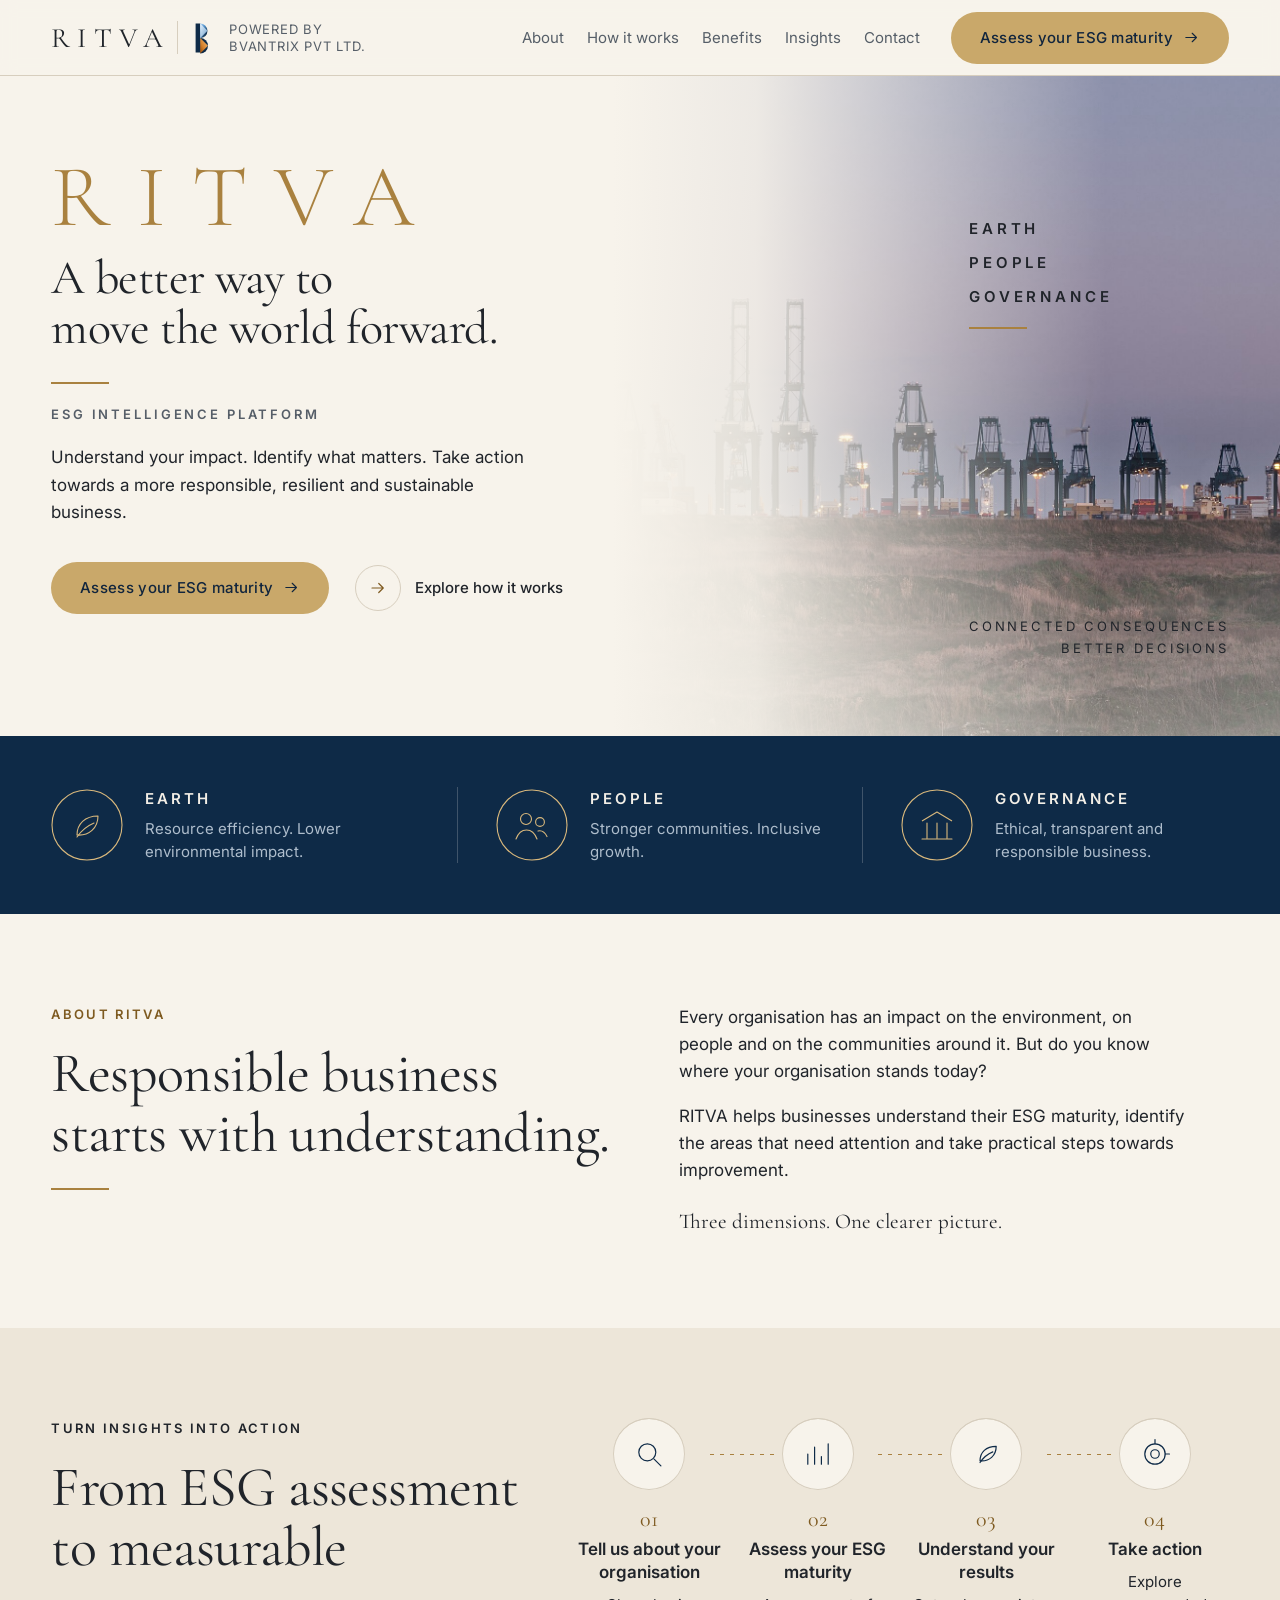
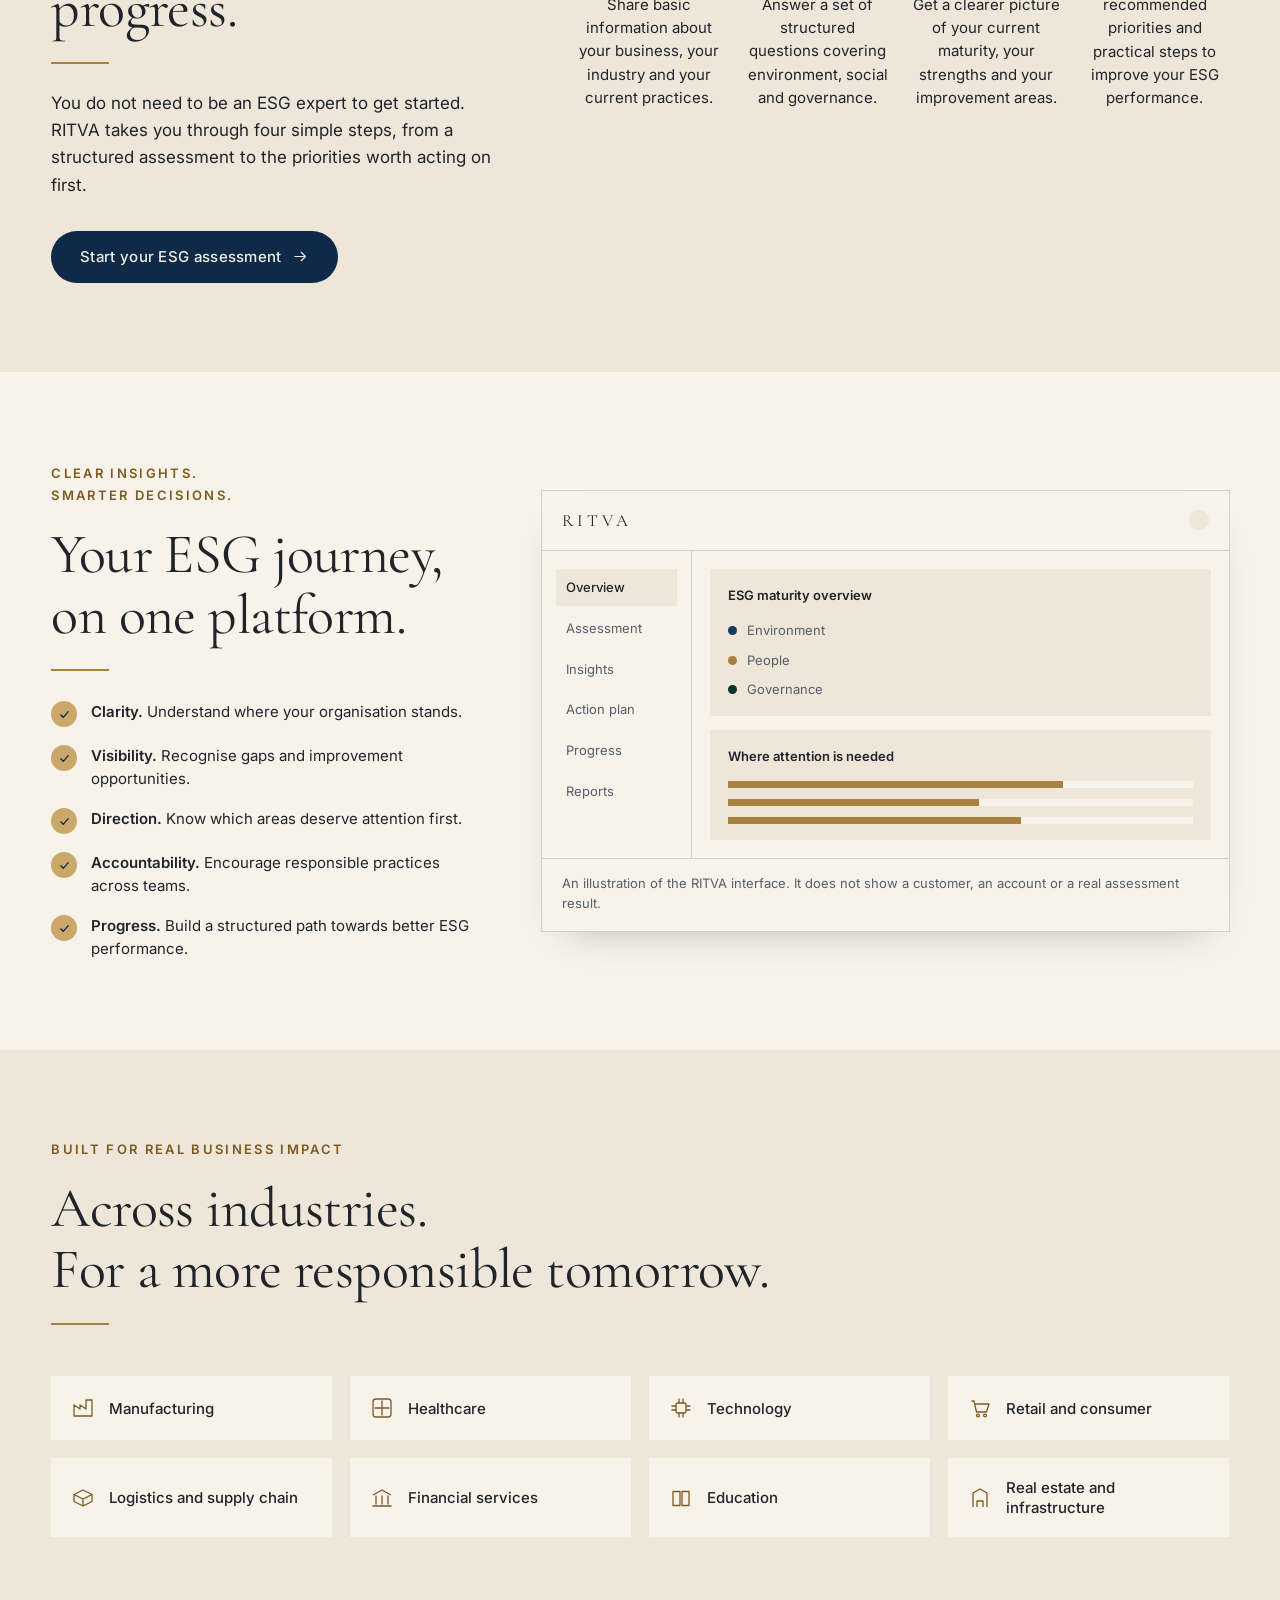
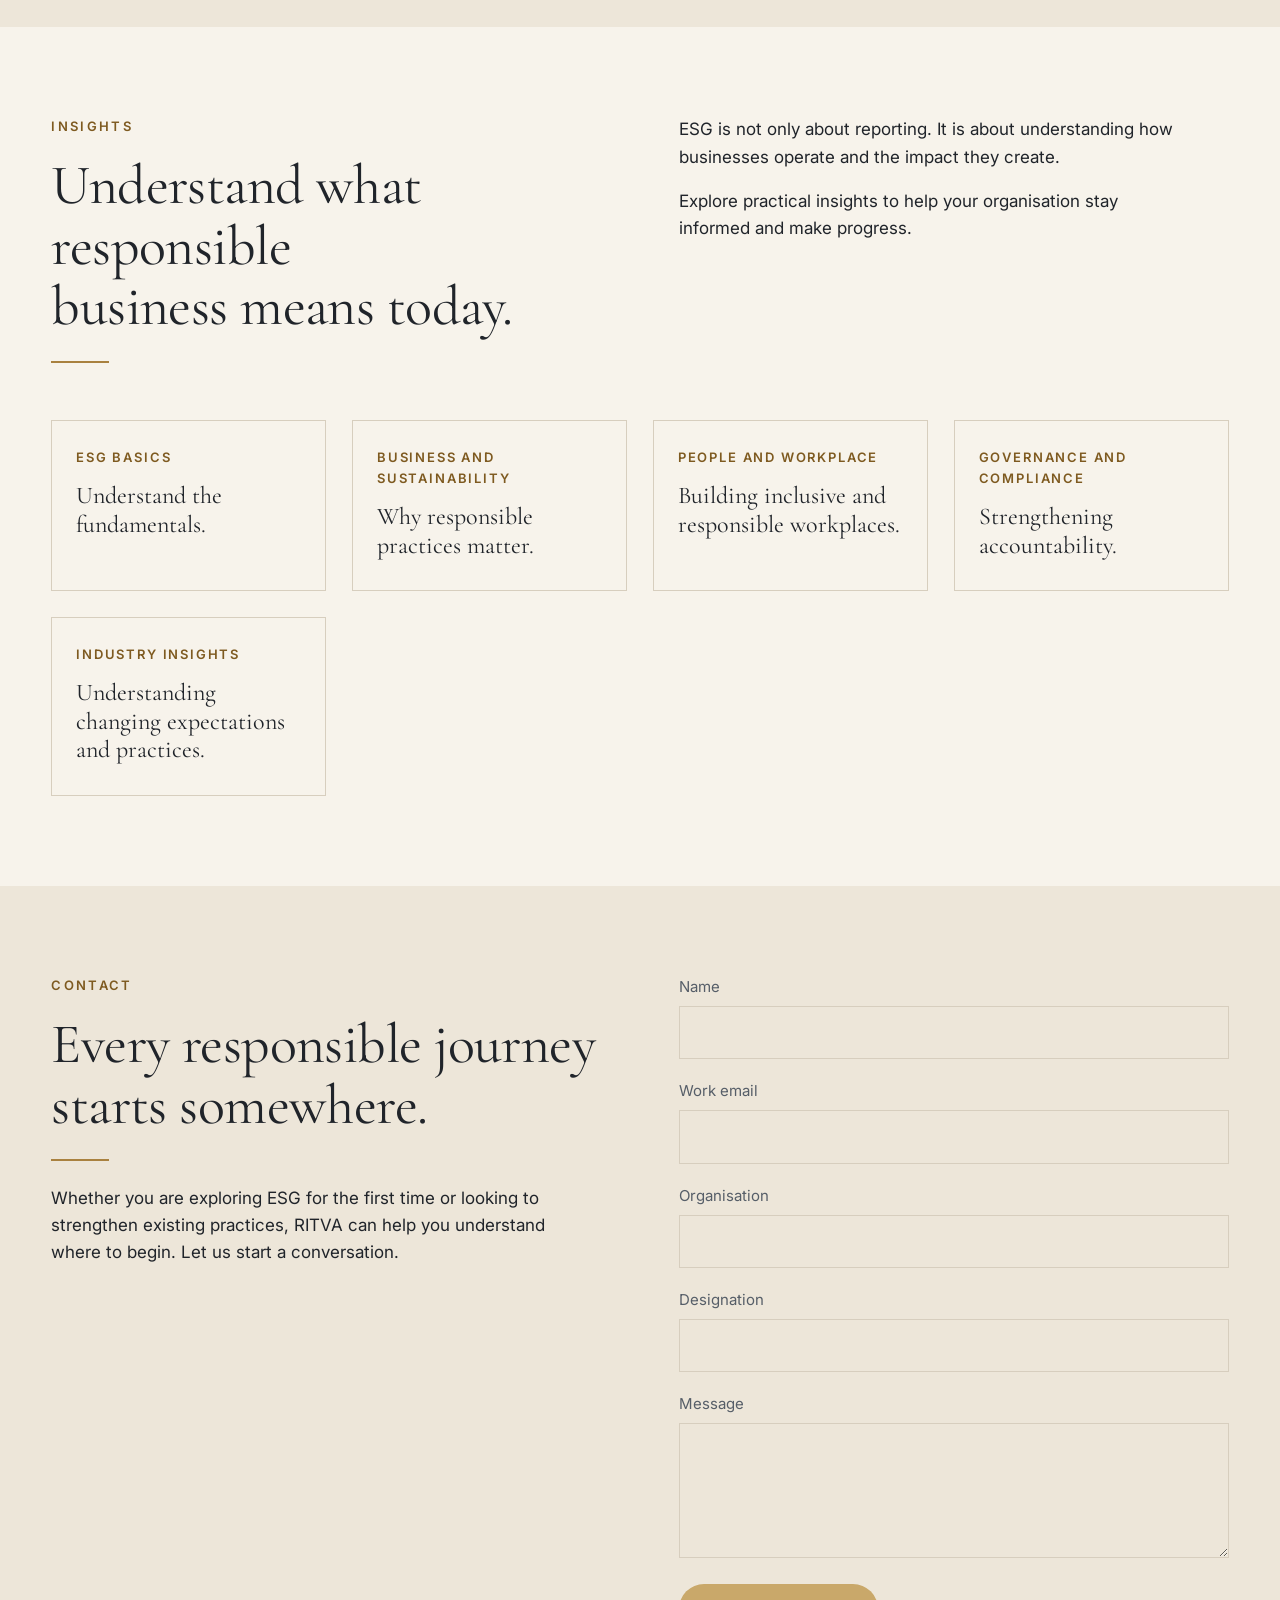
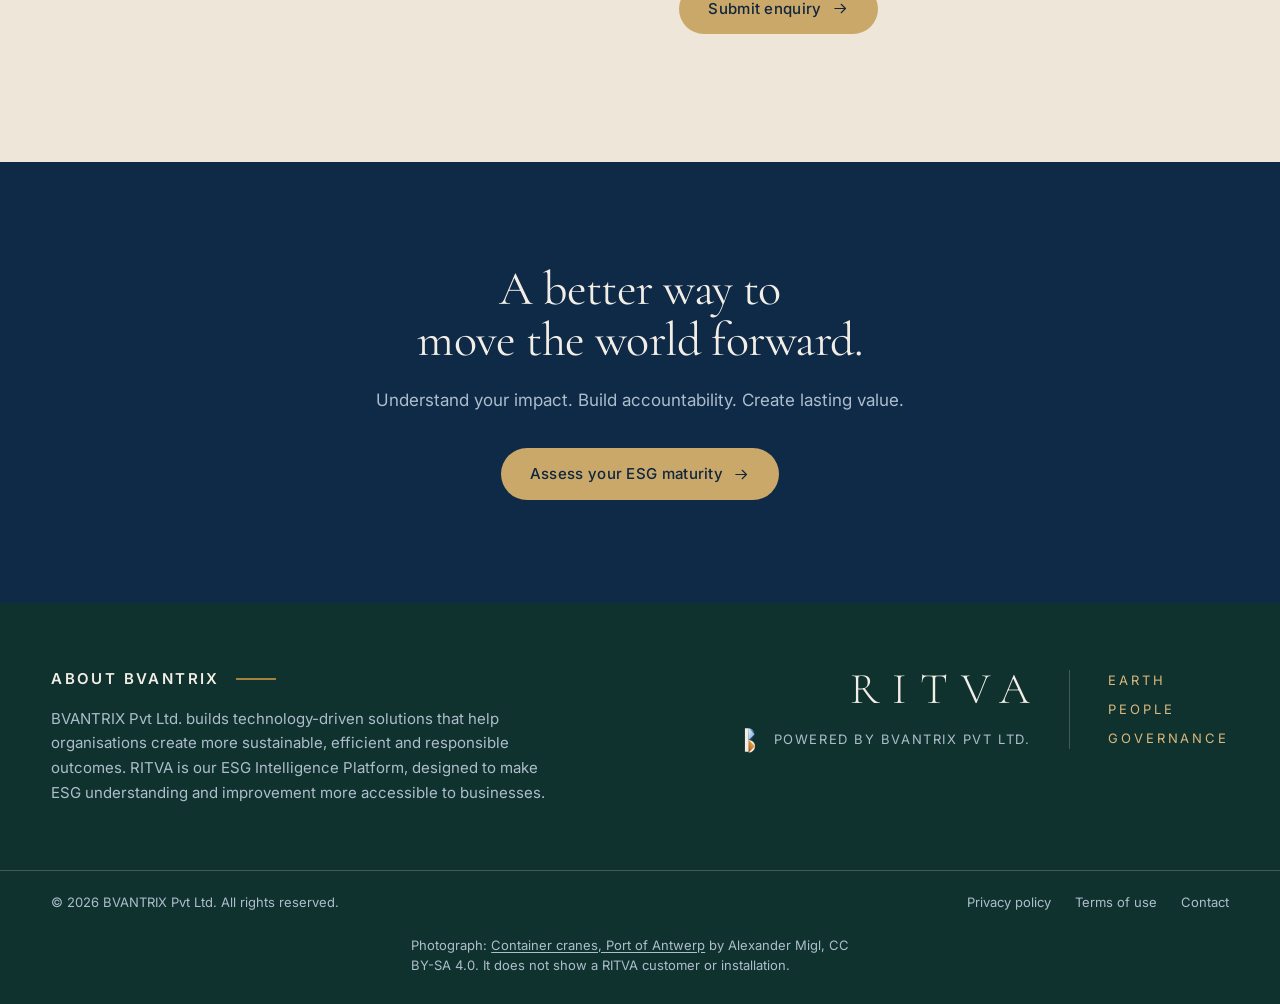
<file: index.html>
<!doctype html>
<html lang="en">
<head>
<meta charset="utf-8">
<meta name="viewport" content="width=device-width, initial-scale=1, viewport-fit=cover">

<title>RITVA, an ESG Intelligence Platform powered by BVANTRIX</title>
<meta name="description" content="RITVA helps organisations understand their ESG maturity, identify the areas that need attention and take practical steps towards a more responsible business.">
<link rel="canonical" href="https://bvantrix.com/">

<meta property="og:type" content="website">
<meta property="og:title" content="RITVA, an ESG Intelligence Platform">
<meta property="og:description" content="Understand your impact. Identify what matters. Take action towards a more responsible, resilient and sustainable business.">
<meta property="og:url" content="https://bvantrix.com/">
<meta name="twitter:card" content="summary_large_image">

<meta name="theme-color" content="#0E2A47">
<link rel="icon" href="assets/vectors/favicon.svg" type="image/svg+xml">

<link rel="preconnect" href="https://fonts.googleapis.com">
<link rel="preconnect" href="https://fonts.gstatic.com" crossorigin>
<link href="https://fonts.googleapis.com/css2?family=Cormorant+Garamond:wght@300;400;500&family=Inter:wght@400;500;600&display=swap" rel="stylesheet">

<link rel="stylesheet" href="css/ritva.css?v=3.8">
</head>
<body>

<a class="skip" href="#content">Skip to content</a>

<svg class="defs" aria-hidden="true" focusable="false">
  <defs>
    <linearGradient id="bvxB" x1="18%" y1="2%" x2="86%" y2="78%">
      <stop offset="0%" stop-color="#9CC6EC"/><stop offset="38%" stop-color="#4F8FC8"/><stop offset="100%" stop-color="#0E2A47"/>
    </linearGradient>
    <linearGradient id="bvxF" x1="0%" y1="0%" x2="100%" y2="100%">
      <stop offset="0%" stop-color="#EAF3FB"/><stop offset="100%" stop-color="#7FAFDA"/>
    </linearGradient>
    <linearGradient id="bvxA" x1="4%" y1="96%" x2="84%" y2="10%">
      <stop offset="0%" stop-color="#9A4C08"/><stop offset="42%" stop-color="#D4812C"/><stop offset="100%" stop-color="#F0B46B"/>
    </linearGradient>
    <symbol id="bvxMark" viewBox="0 0 96 124">
      <path d="M14 6 H32 V118 H14 Z" fill="currentColor"/>
      <path d="M32 6 A28 28 0 0 1 32 62 Z" fill="url(#bvxB)"/>
      <path d="M32 6 L60 34 L32 62 Z" fill="url(#bvxF)" opacity=".92"/>
      <path d="M32 62 A30 30 0 0 1 32 122 Z" fill="currentColor"/>
      <path d="M32 62 L62 92 L32 122 Z" fill="url(#bvxA)"/>
    </symbol>
    <symbol id="arw" viewBox="0 0 24 24">
      <path d="M4 12h15M13 6l6 6-6 6" fill="none" stroke="currentColor" stroke-width="1.6"
            stroke-linecap="round" stroke-linejoin="round"/>
    </symbol>
  </defs>
</svg>

<!-- ══ Header ═════════════════════════════════════════════════════════ -->
<header class="bar">
  <a class="brand" href="#top" aria-label="RITVA, home">
    <span class="brand-name">RITVA</span>
    <span class="brand-by">
      <svg class="bvx" viewBox="0 0 96 124" aria-hidden="true"><use href="#bvxMark"/></svg>
      <span>Powered by<br>BVANTRIX Pvt Ltd.</span>
    </span>
  </a>

  <nav class="bar-nav" aria-label="Primary">
    <a href="#about">About</a>
    <a href="#how">How it works</a>
    <a href="#benefits">Benefits</a>
    <a href="#insights">Insights</a>
    <a href="#contact">Contact</a>
  </nav>

  <a class="btn btn--gold bar-cta" href="assessment.html">
    Assess your ESG maturity <svg class="arw" viewBox="0 0 24 24" aria-hidden="true"><use href="#arw"/></svg>
  </a>
  <button class="menu" id="menuBtn" aria-expanded="false" aria-controls="drawer">Menu</button>
</header>

<div class="drawer" id="drawer" hidden>
  <a href="#about">About</a>
  <a href="#how">How it works</a>
  <a href="#benefits">Benefits</a>
  <a href="#insights">Insights</a>
  <a href="#contact">Contact</a>
  <a class="drawer-cta" href="assessment.html">Assess your ESG maturity</a>
</div>

<main id="content">

<!-- ══ Hero ═══════════════════════════════════════════════════════════ -->
<section class="hero" id="top">
  <div class="hero-media">
    <img src="assets/container-cranes-at-the-mpet-msc-psa.jpg" width="1920" height="1354"
         alt="A working container terminal at dusk" fetchpriority="high" decoding="async">
  </div>

  <div class="hero-inner">
    <div class="hero-words">
      <p class="wordmark">RITVA</p>
      <h1 class="display">A better way to<br>move the world forward.</h1>
      <span class="rule" aria-hidden="true"></span>
      <!-- taste-skill-ignore: the brief sets this label under the headline --><p class="eyebrow">ESG intelligence platform</p>
      <p class="hero-copy">
        Understand your impact. Identify what matters.
        Take action towards a more responsible, resilient and sustainable business.
      </p>
      <div class="hero-acts">
        <a class="btn btn--gold" href="assessment.html">
          Assess your ESG maturity <svg class="arw" viewBox="0 0 24 24" aria-hidden="true"><use href="#arw"/></svg>
        </a>
        <a class="btn-ring" href="#how">
          <span class="ring" aria-hidden="true"><svg class="arw" viewBox="0 0 24 24"><use href="#arw"/></svg></span>
          Explore how it works
        </a>
      </div>
    </div>

    <p class="hero-dims" aria-label="Earth, People, Governance">
      <span>Earth</span><span>People</span><span>Governance</span>
      <span class="rule" aria-hidden="true"></span>
    </p>

    <p class="hero-foot" aria-hidden="true">Connected consequences<br>Better decisions</p>
  </div>
</section>

<!-- ══ The three dimensions ═══════════════════════════════════════════ -->
<section class="band" aria-label="The three dimensions RITVA measures">
  <ul class="dims">
    <li>
      <span class="dim-icon" aria-hidden="true">
        <svg viewBox="0 0 72 72" fill="none" stroke="currentColor" stroke-width="1.1">
          <circle cx="36" cy="36" r="35"/>
          <path d="M26 46c0-11 8-19 21-19 0 12-9 20-21 19Z" stroke-linejoin="round"/>
          <path d="M26 48c4-6 10-11 17-14" stroke-linecap="round"/>
        </svg>
      </span>
      <div><h2>Earth</h2><p>Resource efficiency. Lower environmental impact.</p></div>
    </li>
    <li>
      <span class="dim-icon" aria-hidden="true">
        <svg viewBox="0 0 72 72" fill="none" stroke="currentColor" stroke-width="1.1">
          <circle cx="36" cy="36" r="35"/>
          <circle cx="30" cy="30" r="5.5"/><circle cx="44" cy="33" r="4.4"/>
          <path d="M20 50c2.2-6 6-9 10.5-9s8.3 3 10.5 9" stroke-linecap="round"/>
          <path d="M42 42c3.6-.9 7 1.4 9 5.6" stroke-linecap="round"/>
        </svg>
      </span>
      <div><h2>People</h2><p>Stronger communities. Inclusive growth.</p></div>
    </li>
    <li>
      <span class="dim-icon" aria-hidden="true">
        <svg viewBox="0 0 72 72" fill="none" stroke="currentColor" stroke-width="1.1">
          <circle cx="36" cy="36" r="35"/>
          <path d="M21 32 36 23l15 9" stroke-linejoin="round"/>
          <path d="M26 34v15M36 34v15M46 34v15M21 50h30" stroke-linecap="round"/>
        </svg>
      </span>
      <div><h2>Governance</h2><p>Ethical, transparent and responsible business.</p></div>
    </li>
  </ul>
</section>

<!-- ══ About RITVA ════════════════════════════════════════════════════ -->
<section class="page" id="about">
  <div class="split">
    <div>
      <!-- taste-skill-ignore: section labels, as the approved design shows them --><p class="kicker">About RITVA</p>
      <h2 class="head">Responsible business<br>starts with understanding.</h2>
      <span class="rule" aria-hidden="true"></span>
    </div>
    <div class="prose">
      <p>Every organisation has an impact on the environment, on people and on the
        communities around it. But do you know where your organisation stands today?</p>
      <p>RITVA helps businesses understand their ESG maturity, identify the areas
        that need attention and take practical steps towards improvement.</p>
      <p class="prose-note">Three dimensions. One clearer picture.</p>
    </div>
  </div>
</section>

<!-- ══ How it works ═══════════════════════════════════════════════════ -->
<section class="page page--stone" id="how">
  <div class="turn">
    <div class="turn-words">
      <!-- taste-skill-ignore: section labels, as the approved design shows them --><p class="kicker">Turn insights into action</p>
      <h2 class="head">From ESG assessment<br>to measurable progress.</h2>
      <span class="rule" aria-hidden="true"></span>
      <p>You do not need to be an ESG expert to get started. RITVA takes you
        through four simple steps, from a structured assessment to the priorities
        worth acting on first.</p>
      <p class="turn-act"><a class="btn btn--navy" href="assessment.html">
        Start your ESG assessment <svg class="arw" viewBox="0 0 24 24" aria-hidden="true"><use href="#arw"/></svg>
      </a></p>
    </div>

    <ol class="track">
      <li>
        <span class="track-ico" aria-hidden="true">
          <svg viewBox="0 0 40 40" fill="none" stroke="currentColor" stroke-width="1.4">
            <circle cx="18" cy="18" r="10"/><path d="M26 26l8 8" stroke-linecap="round"/>
          </svg>
        </span>
        <span class="track-n">01</span><!-- taste-skill-ignore: the brief numbers these steps -->
        <h3>Tell us about your organisation</h3>
        <p>Share basic information about your business, your industry and your
          current practices.</p>
      </li>
      <li>
        <span class="track-ico" aria-hidden="true">
          <svg viewBox="0 0 40 40" fill="none" stroke="currentColor" stroke-width="1.4">
            <path d="M8 32V20M16 32V12M24 32v-9M32 32V8" stroke-linecap="round"/>
          </svg>
        </span>
        <span class="track-n">02</span><!-- taste-skill-ignore: the brief numbers these steps -->
        <h3>Assess your ESG maturity</h3>
        <p>Answer a set of structured questions covering environment, social and
          governance.</p>
      </li>
      <li>
        <span class="track-ico" aria-hidden="true">
          <svg viewBox="0 0 40 40" fill="none" stroke="currentColor" stroke-width="1.4">
            <path d="M13 28c0-10 7-17 19-17 0 11-8 18-19 17Z" stroke-linejoin="round"/>
            <path d="M13 30c4-6 9-10 15-12.5" stroke-linecap="round"/>
          </svg>
        </span>
        <span class="track-n">03</span><!-- taste-skill-ignore: the brief numbers these steps -->
        <h3>Understand your results</h3>
        <p>Get a clearer picture of your current maturity, your strengths and your
          improvement areas.</p>
      </li>
      <li>
        <span class="track-ico" aria-hidden="true">
          <svg viewBox="0 0 40 40" fill="none" stroke="currentColor" stroke-width="1.4">
            <circle cx="20" cy="20" r="12"/><circle cx="20" cy="20" r="5"/>
            <path d="M20 8V3M32 20h5" stroke-linecap="round"/>
          </svg>
        </span>
        <span class="track-n">04</span><!-- taste-skill-ignore: the brief numbers these steps -->
        <h3>Take action</h3>
        <p>Explore recommended priorities and practical steps to improve your ESG
          performance.</p>
      </li>
    </ol>
  </div>
</section>

<!-- ══ Benefits, on one platform ══════════════════════════════════════ -->
<section class="page" id="benefits">
  <div class="platform">
    <div class="platform-words">
      <!-- taste-skill-ignore: section labels, as the approved design shows them --><p class="kicker">Clear insights.<br>Smarter decisions.</p>
      <h2 class="head">Your ESG journey,<br>on one platform.</h2>
      <span class="rule" aria-hidden="true"></span>
      <ul class="ticks">
        <li><span class="tick" aria-hidden="true"><svg viewBox="0 0 24 24"><path d="M6 12.5l4 4 8-9" fill="none" stroke="currentColor" stroke-width="2" stroke-linecap="round" stroke-linejoin="round"/></svg></span>
          <span class="tick-t"><b>Clarity.</b> Understand where your organisation stands.</span></li>
        <li><span class="tick" aria-hidden="true"><svg viewBox="0 0 24 24"><path d="M6 12.5l4 4 8-9" fill="none" stroke="currentColor" stroke-width="2" stroke-linecap="round" stroke-linejoin="round"/></svg></span>
          <span class="tick-t"><b>Visibility.</b> Recognise gaps and improvement opportunities.</span></li>
        <li><span class="tick" aria-hidden="true"><svg viewBox="0 0 24 24"><path d="M6 12.5l4 4 8-9" fill="none" stroke="currentColor" stroke-width="2" stroke-linecap="round" stroke-linejoin="round"/></svg></span>
          <span class="tick-t"><b>Direction.</b> Know which areas deserve attention first.</span></li>
        <li><span class="tick" aria-hidden="true"><svg viewBox="0 0 24 24"><path d="M6 12.5l4 4 8-9" fill="none" stroke="currentColor" stroke-width="2" stroke-linecap="round" stroke-linejoin="round"/></svg></span>
          <span class="tick-t"><b>Accountability.</b> Encourage responsible practices across teams.</span></li>
        <li><span class="tick" aria-hidden="true"><svg viewBox="0 0 24 24"><path d="M6 12.5l4 4 8-9" fill="none" stroke="currentColor" stroke-width="2" stroke-linecap="round" stroke-linejoin="round"/></svg></span>
          <span class="tick-t"><b>Progress.</b> Build a structured path towards better ESG performance.</span></li>
      </ul>
    </div>

    <figure class="panel" aria-labelledby="panelCap">
      <div class="panel-top">
        <span class="panel-brand">RITVA</span>
        <span class="panel-dot" aria-hidden="true"></span>
      </div>
      <div class="panel-body">
        <nav class="panel-rail" aria-hidden="true">
          <span class="on">Overview</span><span>Assessment</span><span>Insights</span>
          <span>Action plan</span><span>Progress</span><span>Reports</span>
        </nav>
        <div class="panel-main">
          <div class="panel-card">
            <p class="panel-h">ESG maturity overview</p>
            <ul class="panel-legend">
              <li><i style="background:var(--navy-2)"></i>Environment</li>
              <li><i style="background:var(--gold)"></i>People</li>
              <li><i style="background:var(--teal)"></i>Governance</li>
            </ul>
          </div>
          <div class="panel-card panel-card--wide">
            <p class="panel-h">Where attention is needed</p>
            <ul class="panel-bars" aria-hidden="true">
              <li><span style="width:72%"></span></li>
              <li><span style="width:54%"></span></li>
              <li><span style="width:63%"></span></li>
            </ul>
          </div>
        </div>
      </div>
      <figcaption id="panelCap">An illustration of the RITVA interface. It does not show a
        customer, an account or a real assessment result.</figcaption>
    </figure>
  </div>
</section>

<!-- ══ Across industries ══════════════════════════════════════════════ -->
<section class="page page--stone" id="industries">
  <div class="split split--wide">
    <div>
      <!-- taste-skill-ignore: section labels, as the approved design shows them --><p class="kicker">Built for real business impact</p>
      <h2 class="head">Across industries.<br>For a more responsible tomorrow.</h2>
      <span class="rule" aria-hidden="true"></span>
    </div>
  </div>

  <ul class="inds">
    <li><span aria-hidden="true"><svg viewBox="0 0 24 24" fill="none" stroke="currentColor" stroke-width="1.3"><path d="M3 20V9l6 4V9l6 4V4h6v16H3Z" stroke-linejoin="round"/></svg></span>Manufacturing</li>
    <li><span aria-hidden="true"><svg viewBox="0 0 24 24" fill="none" stroke="currentColor" stroke-width="1.3"><path d="M12 5v14M5 12h14" stroke-linecap="round"/><rect x="3" y="3" width="18" height="18" rx="3"/></svg></span>Healthcare</li>
    <li><span aria-hidden="true"><svg viewBox="0 0 24 24" fill="none" stroke="currentColor" stroke-width="1.3"><rect x="7" y="7" width="10" height="10" rx="1.5"/><path d="M10 3v4M14 3v4M10 17v4M14 17v4M3 10h4M3 14h4M17 10h4M17 14h4" stroke-linecap="round"/></svg></span>Technology</li>
    <li><span aria-hidden="true"><svg viewBox="0 0 24 24" fill="none" stroke="currentColor" stroke-width="1.3"><path d="M4 5h2l2.5 11h10L21 8H7" stroke-linecap="round" stroke-linejoin="round"/><circle cx="10" cy="19.5" r="1.4"/><circle cx="17" cy="19.5" r="1.4"/></svg></span>Retail and consumer</li>
    <li><span aria-hidden="true"><svg viewBox="0 0 24 24" fill="none" stroke="currentColor" stroke-width="1.3"><path d="M3 8.5 12 4l9 4.5v7L12 20l-9-4.5v-7Z" stroke-linejoin="round"/><path d="M3 8.5 12 13l9-4.5M12 13v7"/></svg></span>Logistics and supply chain</li>
    <li><span aria-hidden="true"><svg viewBox="0 0 24 24" fill="none" stroke="currentColor" stroke-width="1.3"><path d="M3 9 12 4l9 5" stroke-linejoin="round"/><path d="M6 10v8M12 10v8M18 10v8M3 20h18" stroke-linecap="round"/></svg></span>Financial services</li>
    <li><span aria-hidden="true"><svg viewBox="0 0 24 24" fill="none" stroke="currentColor" stroke-width="1.3"><path d="M4 5.5h7v14H4zM13 5.5h7v14h-7z" stroke-linejoin="round"/></svg></span>Education</li>
    <li><span aria-hidden="true"><svg viewBox="0 0 24 24" fill="none" stroke="currentColor" stroke-width="1.3"><path d="M5 21V7l7-4 7 4v14" stroke-linejoin="round"/><path d="M9 21v-6h6v6" stroke-linejoin="round"/></svg></span>Real estate and infrastructure</li>
  </ul>
</section>

<!-- ══ Insights ═══════════════════════════════════════════════════════ -->
<section class="page" id="insights">
  <div class="split">
    <div>
      <!-- taste-skill-ignore: section labels, as the approved design shows them --><p class="kicker">Insights</p>
      <h2 class="head">Understand what responsible<br>business means today.</h2>
      <span class="rule" aria-hidden="true"></span>
    </div>
    <div class="prose">
      <p>ESG is not only about reporting. It is about understanding how businesses
        operate and the impact they create.</p>
      <p>Explore practical insights to help your organisation stay informed and
        make progress.</p>
    </div>
  </div>

  <ul class="cards">
    <li><p class="card-cat">ESG basics</p><h3>Understand the fundamentals.</h3></li>
    <li><p class="card-cat">Business and sustainability</p><h3>Why responsible practices matter.</h3></li>
    <li><p class="card-cat">People and workplace</p><h3>Building inclusive and responsible workplaces.</h3></li>
    <li><p class="card-cat">Governance and compliance</p><h3>Strengthening accountability.</h3></li>
    <li><p class="card-cat">Industry insights</p><h3>Understanding changing expectations and practices.</h3></li>
  </ul>
</section>

<!-- ══ Contact ════════════════════════════════════════════════════════ -->
<section class="page page--stone" id="contact">
  <div class="split split--form">
    <div>
      <!-- taste-skill-ignore: section labels, as the approved design shows them --><p class="kicker">Contact</p>
      <h2 class="head">Every responsible journey<br>starts somewhere.</h2>
      <span class="rule" aria-hidden="true"></span>
      <p class="prose-lead">
        Whether you are exploring ESG for the first time or looking to strengthen
        existing practices, RITVA can help you understand where to begin.
        Let us start a conversation.
      </p>
    </div>

    <form id="enquiry" novalidate>
      <div class="fields">
        <div class="fld">
          <label for="fName">Name</label>
          <input id="fName" name="name" type="text" autocomplete="name" required>
        </div>
        <div class="fld">
          <label for="fEmail">Work email</label>
          <input id="fEmail" name="email" type="email" autocomplete="email" required>
        </div>
        <div class="fld">
          <label for="fOrg">Organisation</label>
          <input id="fOrg" name="organisation" type="text" autocomplete="organization" required>
        </div>
        <div class="fld">
          <label for="fRole">Designation</label>
          <input id="fRole" name="designation" type="text" autocomplete="organization-title">
        </div>
        <div class="fld">
          <label for="fMsg">Message</label>
          <textarea id="fMsg" name="message" rows="4"></textarea>
        </div>
      </div>
      <p class="form-act">
        <button class="btn btn--gold" type="submit">
          Submit enquiry <svg class="arw" viewBox="0 0 24 24" aria-hidden="true"><use href="#arw"/></svg>
        </button>
      </p>
      <p class="form-note" id="formNote" role="status" aria-live="polite"></p>
    </form>
  </div>
</section>

<!-- ══ Final call to action ═══════════════════════════════════════════ -->
<section class="close-cta" aria-labelledby="closeHead">
  <h2 class="display" id="closeHead">A better way to<br>move the world forward.</h2>
  <p>Understand your impact. Build accountability. Create lasting value.</p>
  <p><a class="btn btn--gold" href="assessment.html">
    Assess your ESG maturity <svg class="arw" viewBox="0 0 24 24" aria-hidden="true"><use href="#arw"/></svg>
  </a></p>
</section>

</main>

<!-- ══ Footer ═════════════════════════════════════════════════════════ -->
<footer class="foot">
  <div class="foot-main">
    <div class="foot-about">
      <h2>About BVANTRIX <span class="rule" aria-hidden="true"></span></h2>
      <p>BVANTRIX Pvt Ltd. builds technology-driven solutions that help organisations
        create more sustainable, efficient and responsible outcomes. RITVA is our ESG
        Intelligence Platform, designed to make ESG understanding and improvement more
        accessible to businesses.</p>
    </div>

    <div class="foot-brand">
      <div>
        <p class="wordmark wordmark--foot">RITVA</p>
        <p class="foot-by">
          <svg class="bvx" viewBox="0 0 96 124" aria-hidden="true"><use href="#bvxMark"/></svg>
          <span>Powered by BVANTRIX Pvt Ltd.</span>
        </p>
      </div>
      <p class="foot-dims"><span>Earth</span><span>People</span><span>Governance</span></p>
    </div>
  </div>

  <div class="foot-strip">
    <p>&copy; 2026 BVANTRIX Pvt Ltd. All rights reserved.</p>
    <nav aria-label="Legal">
      <a href="#contact">Privacy policy</a>
      <a href="#contact">Terms of use</a>
      <a href="#contact">Contact</a>
    </nav>
  </div>

  <p class="foot-credit">
    Photograph: <a href="https://commons.wikimedia.org/wiki/File:Container_cranes_at_the_MPET-_MSC_PSA_European_Terminal_in_Port_of_Antwerp_(Kieldrecht,_Belgium)_during_sunset_(DSCF2787).jpg">Container cranes, Port of Antwerp</a>
    by Alexander Migl, CC BY-SA 4.0. It does not show a RITVA customer or installation.
  </p>
</footer>

<script src="js/ritva.js?v=2.0"></script>
</body>
</html>
</file>
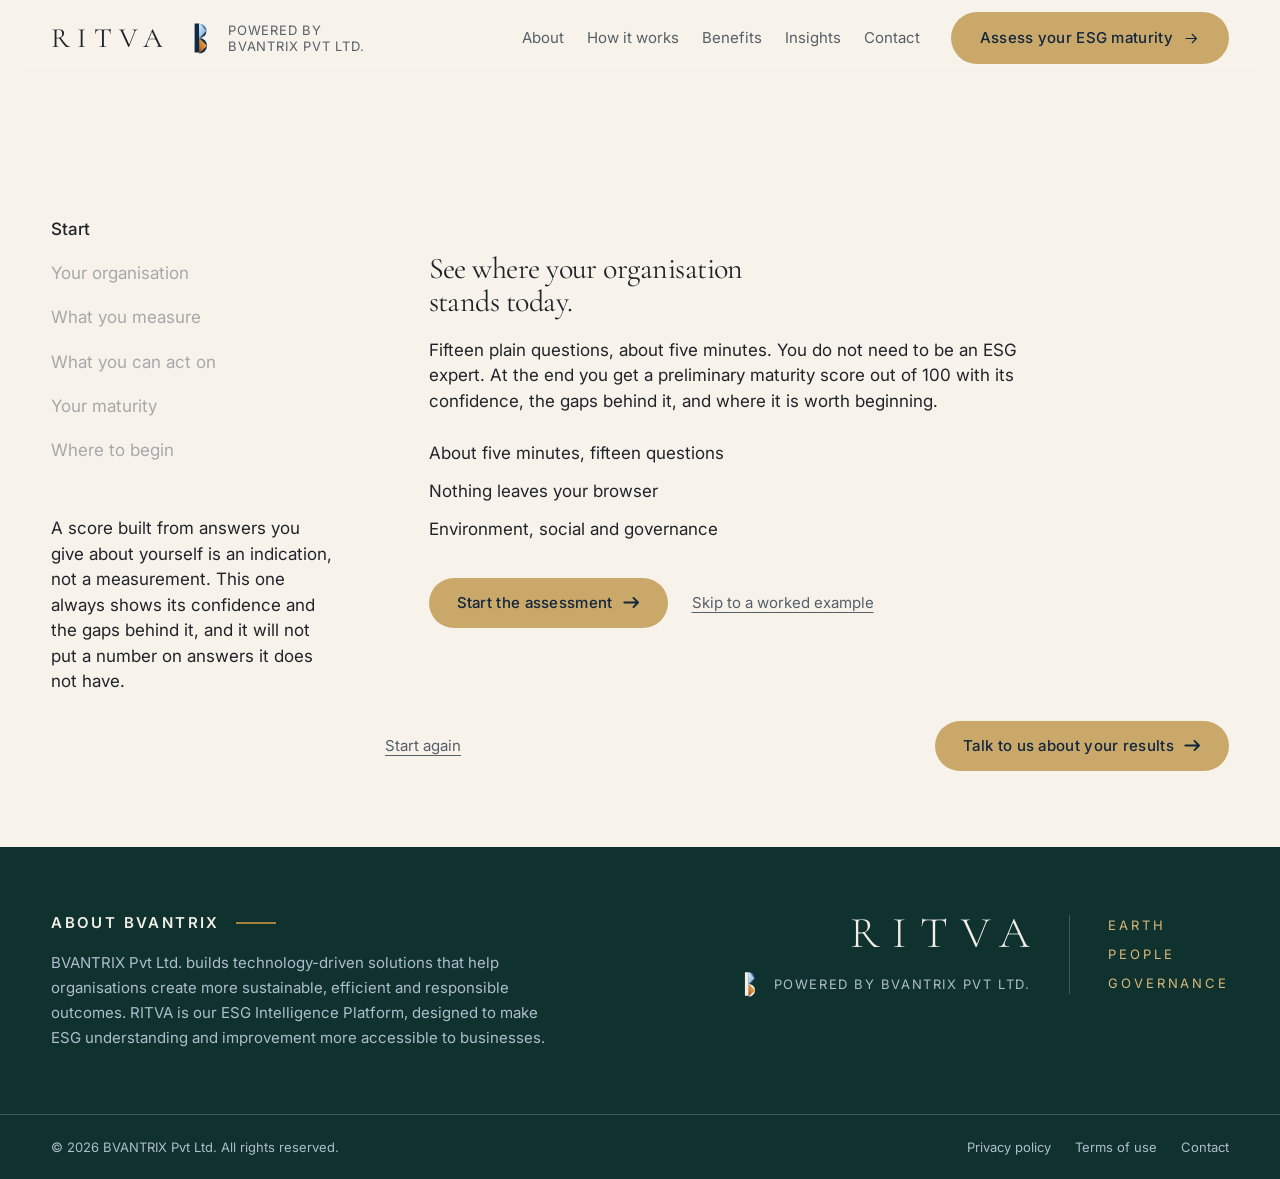
<file: assessment.html>
<!doctype html>
<html lang="en">
<head>
<meta charset="utf-8">
<meta name="viewport" content="width=device-width, initial-scale=1, viewport-fit=cover">

<title>Assess your ESG maturity, RITVA</title>
<meta name="description" content="A structured ESG maturity assessment. Answer a set of plain questions covering environment, social and governance, and see where your organisation stands today.">
<link rel="canonical" href="https://bvantrix.com/assessment.html">
<meta name="robots" content="index, follow">

<meta property="og:type" content="website">
<meta property="og:title" content="Assess your ESG maturity, RITVA">
<meta property="og:description" content="Answer a set of plain questions covering environment, social and governance, and see where your organisation stands today.">
<meta property="og:url" content="https://bvantrix.com/assessment.html">
<meta name="twitter:card" content="summary_large_image">

<meta name="theme-color" content="#0E2A47">
<link rel="icon" href="assets/vectors/favicon.svg" type="image/svg+xml">

<link rel="preconnect" href="https://fonts.googleapis.com">
<link rel="preconnect" href="https://fonts.gstatic.com" crossorigin>
<link href="https://fonts.googleapis.com/css2?family=Cormorant+Garamond:wght@300;400;500&family=Inter:wght@400;500;600&display=swap" rel="stylesheet">

<link rel="stylesheet" href="css/ritva.css?v=3.8">
<link rel="stylesheet" href="css/esg-demo.css?v=3.8">
</head>
<body class="assess">

<a class="skip" href="#demo">Skip to the assessment</a>

<svg class="defs" aria-hidden="true" focusable="false">
  <defs>
    <linearGradient id="bvxB" x1="18%" y1="2%" x2="86%" y2="78%">
      <stop offset="0%" stop-color="#9CC6EC"/><stop offset="38%" stop-color="#4F8FC8"/><stop offset="100%" stop-color="#0E2A47"/>
    </linearGradient>
    <linearGradient id="bvxF" x1="0%" y1="0%" x2="100%" y2="100%">
      <stop offset="0%" stop-color="#EAF3FB"/><stop offset="100%" stop-color="#7FAFDA"/>
    </linearGradient>
    <linearGradient id="bvxA" x1="4%" y1="96%" x2="84%" y2="10%">
      <stop offset="0%" stop-color="#9A4C08"/><stop offset="42%" stop-color="#D4812C"/><stop offset="100%" stop-color="#F0B46B"/>
    </linearGradient>
    <symbol id="bvxMark" viewBox="0 0 96 124">
      <path d="M14 6 H32 V118 H14 Z" fill="currentColor"/>
      <path d="M32 6 A28 28 0 0 1 32 62 Z" fill="url(#bvxB)"/>
      <path d="M32 6 L60 34 L32 62 Z" fill="url(#bvxF)" opacity=".92"/>
      <path d="M32 62 A30 30 0 0 1 32 122 Z" fill="currentColor"/>
      <path d="M32 62 L62 92 L32 122 Z" fill="url(#bvxA)"/>
    </symbol>
    <symbol id="arw" viewBox="0 0 24 24">
      <path d="M4 12h15M13 6l6 6-6 6" fill="none" stroke="currentColor" stroke-width="1.6"
            stroke-linecap="round" stroke-linejoin="round"/>
    </symbol>
  </defs>
</svg>

<!-- ══ Header ═════════════════════════════════════════════════════════ -->
<header class="bar">
  <a class="brand" href="index.html#top" aria-label="RITVA, home">
    <span class="brand-name">RITVA</span>
    <span class="brand-by">
      <svg class="bvx" viewBox="0 0 96 124" aria-hidden="true"><use href="#bvxMark"/></svg>
      <span>Powered by<br>BVANTRIX Pvt Ltd.</span>
    </span>
  </a>

  <nav class="bar-nav" aria-label="Primary">
    <a href="index.html#about">About</a>
    <a href="index.html#how">How it works</a>
    <a href="index.html#benefits">Benefits</a>
    <a href="index.html#insights">Insights</a>
    <a href="index.html#contact">Contact</a>
  </nav>

  <a class="btn btn--gold bar-cta" href="assessment.html" aria-current="page">
    Assess your ESG maturity <svg class="arw" viewBox="0 0 24 24" aria-hidden="true"><use href="#arw"/></svg>
  </a>
  <button class="menu" id="menuBtn" aria-expanded="false" aria-controls="drawer">Menu</button>
</header>

<div class="drawer" id="drawer" hidden>
  <a href="index.html#about">About</a>
  <a href="index.html#how">How it works</a>
  <a href="index.html#benefits">Benefits</a>
  <a href="index.html#insights">Insights</a>
  <a href="index.html#contact">Contact</a>
  <a class="drawer-cta" href="assessment.html" aria-current="page">Assess your ESG maturity</a>
</div>

<main class="demo" id="demo" tabindex="-1">
  <div class="sheet demo-in">

    <aside class="demo-aside">
      <ol class="demo-rail" id="demoRail"></ol>
      <div class="demo-prog" aria-hidden="true"><span id="demoBar"></span></div>
      <p class="demo-note">
        A score built from answers you give about yourself is an indication,
        not a measurement. This one always shows its confidence and the gaps
        behind it, and it will not put a number on answers it does not have.
      </p>
    </aside>

    <section class="demo-stage" id="demoStage" aria-live="polite">
      <div class="screen">
        <h1 class="h2">See where your organisation<br>stands today.</h1>
        <p class="body">Fifteen plain questions, about five minutes. You do not need to
          be an ESG expert. At the end you get a preliminary maturity score out of 100
          with its confidence, the gaps behind it, and where it is worth beginning.</p>
        <ul class="facts">
          <li>About five minutes, fifteen questions</li>
          <li>Nothing leaves your browser</li>
          <li>Environment, social and governance</li>
        </ul>
        <div class="actions">
          <a class="act" href="#demo">Start the assessment</a>
        </div>
      </div>
    </section>
  </div>

  <div class="sheet">
    <div class="demo-foot" id="demoFoot"></div>
  </div>

  <noscript>
    <div class="sheet">
      <p class="body">The assessment needs JavaScript. Everything it does runs in your
        own browser, and nothing is sent anywhere. If you would rather talk it through,
        <a href="index.html#contact">send us an enquiry</a>.</p>
    </div>
  </noscript>
</main>

<!-- ══ Footer ═════════════════════════════════════════════════════════ -->
<footer class="foot">
  <div class="foot-main">
    <div class="foot-about">
      <h2>About BVANTRIX <span class="rule" aria-hidden="true"></span></h2>
      <p>BVANTRIX Pvt Ltd. builds technology-driven solutions that help organisations
        create more sustainable, efficient and responsible outcomes. RITVA is our ESG
        Intelligence Platform, designed to make ESG understanding and improvement more
        accessible to businesses.</p>
    </div>

    <div class="foot-brand">
      <div>
        <p class="wordmark wordmark--foot">RITVA</p>
        <p class="foot-by">
          <svg class="bvx" viewBox="0 0 96 124" aria-hidden="true"><use href="#bvxMark"/></svg>
          <span>Powered by BVANTRIX Pvt Ltd.</span>
        </p>
      </div>
      <p class="foot-dims"><span>Earth</span><span>People</span><span>Governance</span></p>
    </div>
  </div>

  <div class="foot-strip">
    <p>&copy; 2026 BVANTRIX Pvt Ltd. All rights reserved.</p>
    <nav aria-label="Legal">
      <a href="index.html#contact">Privacy policy</a>
      <a href="index.html#contact">Terms of use</a>
      <a href="index.html#contact">Contact</a>
    </nav>
  </div>
</footer>

<script src="js/ritva.js?v=2.0"></script>
<script src="js/esg-demo-data.js?v=1.1"></script>
<script src="js/esg-demo.js?v=3.0"></script>
</body>
</html>
</file>
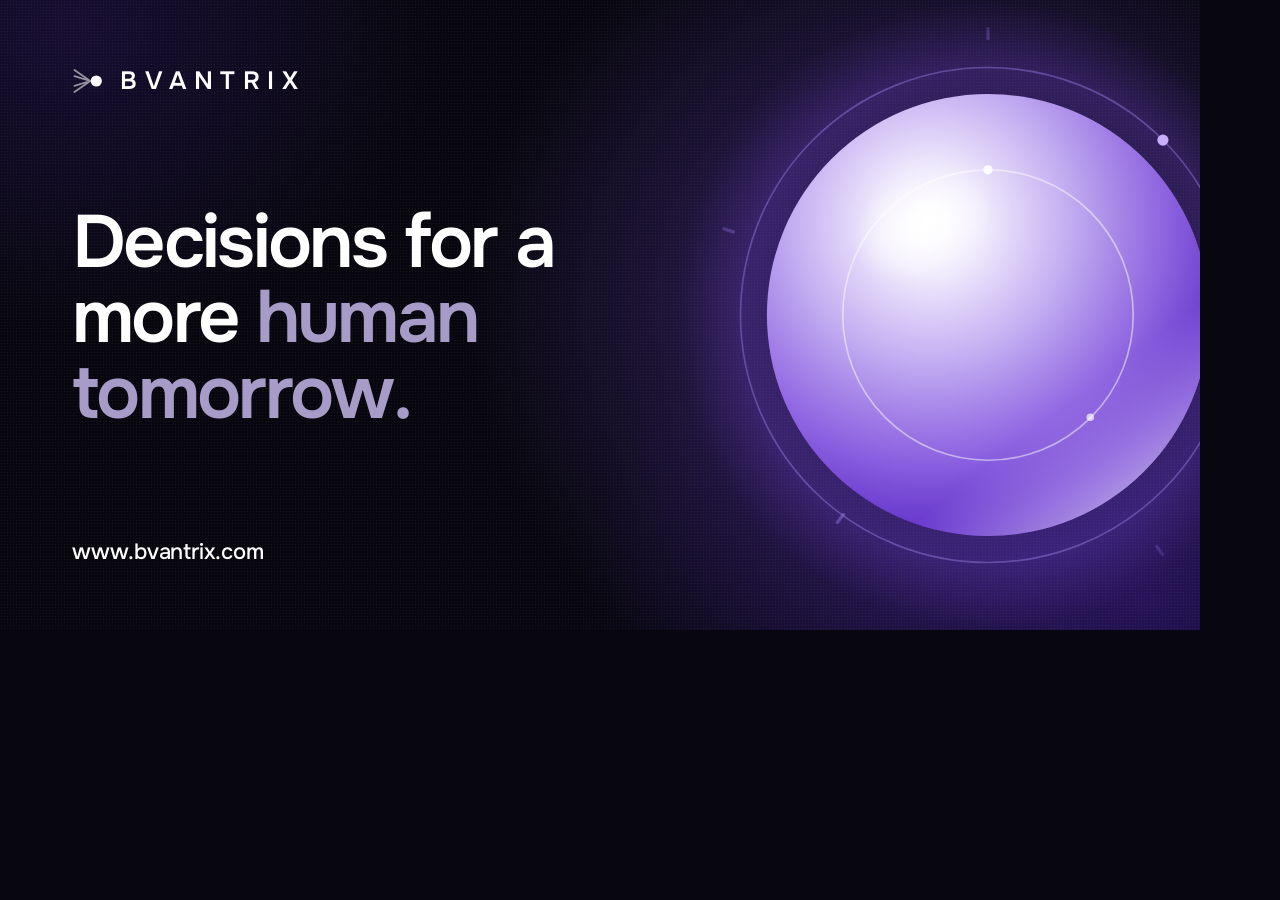
<file: assets/images/og/card.source.html>
<!doctype html>
<html lang="en">
<head>
<meta charset="utf-8">
<link rel="preconnect" href="https://fonts.googleapis.com">
<link rel="preconnect" href="https://fonts.gstatic.com" crossorigin>
<link rel="stylesheet" href="https://fonts.googleapis.com/css2?family=Onest:wght@300;400;500;600;700&display=swap">
<style>
  * { margin:0; padding:0; box-sizing:border-box; }
  html, body { width:1200px; height:630px; overflow:hidden; }
  body {
    font-family:"Onest", system-ui, sans-serif;
    background:#08070F;
    color:#fff;
    position:relative;
  }
  /* violet light bleeding in from the right, behind everything */
  .wash {
    position:absolute; inset:0;
    background:
      radial-gradient(760px 700px at 78% 48%, rgba(124,77,236,.42), rgba(124,77,236,0) 62%),
      radial-gradient(900px 620px at 96% 96%, rgba(74,31,192,.34), rgba(74,31,192,0) 64%),
      radial-gradient(620px 520px at 6% 4%,  rgba(101,50,232,.16), rgba(101,50,232,0) 60%);
  }
  .grain {
    position:absolute; inset:0;
    background-image:radial-gradient(rgba(255,255,255,.055) 1px, transparent 1px);
    background-size:3px 3px;
  }
  .frame { position:relative; height:100%; padding:64px 72px; display:flex; flex-direction:column; }

  .brand { display:flex; align-items:center; gap:14px; }
  .brand svg { width:34px; height:34px; color:#fff; }
  .word { font-size:25px; font-weight:600; letter-spacing:.3em; }

  .mid { flex:1; display:flex; align-items:center; }
  h1 {
    font-size:74px; line-height:1.02; letter-spacing:-.036em; font-weight:600;
    max-width:660px;
  }
  h1 .dim { color:#A79BC8; }

  .foot { display:flex; align-items:center; justify-content:space-between; }
  .url { font-size:22px; font-weight:500; letter-spacing:-.01em; color:#fff; }
  .tag {
    font-size:14px; letter-spacing:.2em; text-transform:uppercase;
    color:#9A8FBC; font-weight:500;
  }

  .orb { position:absolute; right:-118px; top:50%; transform:translateY(-50%); width:660px; height:660px; }
</style>
</head>
<body>
  <div class="wash"></div>
  <div class="grain"></div>

  <svg class="orb" viewBox="0 0 400 400" fill="none">
    <defs>
      <radialGradient id="body" cx="37%" cy="29%" r="80%">
        <stop offset="0%"   stop-color="#FFFFFF" stop-opacity="1"/>
        <stop offset="15%"  stop-color="#F2EDFE" stop-opacity=".99"/>
        <stop offset="39%"  stop-color="#CBB6F9" stop-opacity=".95"/>
        <stop offset="67%"  stop-color="#9A6CF2" stop-opacity=".88"/>
        <stop offset="88%"  stop-color="#7139E4" stop-opacity=".78"/>
        <stop offset="100%" stop-color="#5A26CE" stop-opacity=".5"/>
      </radialGradient>
      <radialGradient id="bloom" cx="50%" cy="50%" r="50%">
        <stop offset="46%"  stop-color="#7C4DEC" stop-opacity="0"/>
        <stop offset="78%"  stop-color="#7C4DEC" stop-opacity=".22"/>
        <stop offset="100%" stop-color="#7C4DEC" stop-opacity="0"/>
      </radialGradient>
      <radialGradient id="spec" cx="50%" cy="50%" r="50%">
        <stop offset="0%"   stop-color="#FFFFFF" stop-opacity=".92"/>
        <stop offset="100%" stop-color="#FFFFFF" stop-opacity="0"/>
      </radialGradient>
      <linearGradient id="rim" x1="20%" y1="10%" x2="85%" y2="95%">
        <stop offset="0%"   stop-color="#FFFFFF" stop-opacity="0"/>
        <stop offset="72%"  stop-color="#C9AEFB" stop-opacity="0"/>
        <stop offset="100%" stop-color="#E4D6FE" stop-opacity=".8"/>
      </linearGradient>
      <radialGradient id="signal" gradientUnits="userSpaceOnUse" cx="200" cy="200" r="186">
        <stop offset="0%"   stop-color="#FFFFFF" stop-opacity=".95"/>
        <stop offset="52%"  stop-color="#C9AEFB" stop-opacity=".8"/>
        <stop offset="100%" stop-color="#9A6CF2" stop-opacity=".15"/>
      </radialGradient>
    </defs>

    <circle cx="200" cy="200" r="190" fill="url(#bloom)"/>
    <circle cx="200" cy="200" r="150" stroke="#8E76D6" stroke-width="1" stroke-opacity=".5"/>
    <circle cx="306" cy="94"  r="3.4" fill="#C9AEFB"/>

    <!-- signals arriving, frozen mid-flight -->
    <g stroke="url(#signal)" stroke-width="2" stroke-linecap="round" fill="none">
      <path d="M200 16 L200 63"   stroke-dasharray="13 100" pathLength="100" stroke-dashoffset="-22"/>
      <path d="M375 143 L331 157" stroke-dasharray="13 100" pathLength="100" stroke-dashoffset="-46"/>
      <path d="M308 348 L281 312" stroke-dasharray="13 100" pathLength="100" stroke-dashoffset="-8"/>
      <path d="M92 348 L119 312"  stroke-dasharray="13 100" pathLength="100" stroke-dashoffset="-62"/>
      <path d="M25 143 L69 157"   stroke-dasharray="13 100" pathLength="100" stroke-dashoffset="-34"/>
    </g>

    <circle cx="200" cy="200" r="134" fill="url(#body)"/>
    <circle cx="200" cy="200" r="134" fill="url(#rim)"/>
    <ellipse cx="160" cy="146" rx="44" ry="31" fill="url(#spec)" transform="rotate(-24 160 146)"/>

    <circle cx="200" cy="200" r="88" stroke="#FFFFFF" stroke-width="1" stroke-opacity=".5"/>
    <circle cx="200" cy="112" r="2.8" fill="#FFFFFF" fill-opacity=".92"/>
    <circle cx="262" cy="262" r="2.3" fill="#FFFFFF" fill-opacity=".68"/>
  </svg>

  <div class="frame">
    <div class="brand">
      <svg viewBox="0 0 28 28" aria-hidden="true">
        <path d="M2 5 L15 14 M2 10 L15 14 M2 18 L15 14 M2 23 L15 14"
              stroke="currentColor" stroke-width="1.5" fill="none" opacity=".55" stroke-linecap="round"/>
        <circle cx="20" cy="14" r="4.6" fill="currentColor"/>
      </svg>
      <span class="word">BVANTRIX</span>
    </div>

    <div class="mid">
      <h1>Decisions for a<br>more <span class="dim">human tomorrow.</span></h1>
    </div>

    <div class="foot">
      <span class="url">www.bvantrix.com</span>
    </div>
  </div>
</body>
</html>
</file>
<file: css/ritva.css>
/* ===========================================================================
   RITVA, an ESG Intelligence Platform powered by BVANTRIX Pvt Ltd.
   Palette, type and layout follow the approved implementation brief:
   deep navy, warm ivory, champagne gold, soft stone, dark charcoal;
   an editorial serif for headlines over a clean sans for everything else.
   =========================================================================== */

:root {
  /* paper and ink */
  --ivory:    #F7F3EB;   /* primary background */
  --stone:    #EDE6D9;   /* secondary background */
  --charcoal: #20242A;   /* body text */
  --muted:    #565E68;   /* secondary text, 7.0:1 on ivory */

  /* the dark fields */
  --navy:     #0E2A47;
  --navy-2:   #16385C;
  --teal:     #10322F;
  --on-navy:  #F2EEE6;
  --on-navy-2:#AEBDCC;   /* 7.3:1 on navy */

  /* the one highlight */
  /* three weights of one champagne note, each for a different job:
     --gold      ink and rules on paper (3.2:1 at display size)
     --gold-fill the lighter champagne a button is filled with
     --gold-text the darkened note small labels are set in (5.1:1 on stone) */
  --gold:      #A9813F;
  --gold-fill: #C9A86A;
  --gold-deep: #B8954F;   /* the fill, pressed */
  --gold-text: #7E5A20;
  --gold-lit: #D9B87C;   /* the same note, for use on navy */
  --gold-ink: #11253D;   /* deep navy on the champagne fill: 6.9:1, and far softer than near-black */
  --rule:     #D7CEBE;
  --rule-navy:rgba(242,238,230,.22);

  /* two faces, no more */
  --display: "Cormorant Garamond", Georgia, "Times New Roman", serif;
  --text:    "Inter", -apple-system, BlinkMacSystemFont, system-ui, sans-serif;

  /* a small type scale */
  --t-micro: 0.8125rem;                                    /* 13 */
  --t-small: 0.9375rem;                                    /* 15 */
  --t-body:  clamp(1rem, 0.95rem + 0.2vw, 1.0625rem);      /* 16-17 */
  --t-lead:  clamp(1.125rem, 1rem + 0.45vw, 1.3125rem);    /* 18-21 */
  --t-h3:    clamp(1.25rem, 1.05rem + 0.6vw, 1.5rem);      /* 20-24 */
  --t-head:  clamp(2rem, 1.25rem + 2.9vw, 3.5rem);         /* 32-56 */
  --t-disp:  clamp(2.125rem, 1.4rem + 2.2vw, 3rem);        /* 34-48 */

  /* the frame */
  --bar-h:  76px;
  --page:   1320px;
  --margin: clamp(20px, 4vw, 64px);
  --gutter: clamp(28px, 4vw, 72px);
  --gap:    clamp(64px, 7vw, 120px);
}

/* A large desktop was being handed the laptop layout, centred: at 2656px the
   1320 column left 668px of empty margin either side, half the screen, and the
   headline stayed at the 48px it takes on a 1440 laptop. Above 1800px the same
   scale carries further. Nothing new is introduced; every value is the next
   step of what is already here. */
@media (min-width: 1800px) {
  :root {
    --t-small: 1rem;                                          /* 16 */
    --t-body:  clamp(1.0625rem, 0.9rem + 0.35vw, 1.1875rem);  /* 17-19 */
    --t-lead:  clamp(1.3125rem, 1.05rem + 0.6vw, 1.5rem);     /* 21-24 */
    --t-h3:    clamp(1.5rem, 1.15rem + 0.8vw, 1.75rem);       /* 24-28 */
    --t-head:  clamp(3.5rem, 2.1rem + 2.8vw, 4.25rem);        /* 56-68 */
    --t-disp:  clamp(3rem, 1.9rem + 2.6vw, 4rem);             /* 48-64 */

    --bar-h:  84px;
    --page:   min(1720px, 90vw);   /* eases in from the 1320 column rather than jumping to it */
    --margin: clamp(64px, 3.4vw, 88px);
    --gutter: clamp(72px, 4vw, 104px);
    --gap:    clamp(120px, 7vw, 172px);
  }
}

*, *::before, *::after { box-sizing: border-box; }

html { scroll-behavior: smooth; scroll-padding-top: calc(var(--bar-h) + 16px); }
@media (prefers-reduced-motion: reduce) { html { scroll-behavior: auto; } }

body {
  margin: 0;
  background: var(--ivory);
  color: var(--charcoal);
  font-family: var(--text);
  font-size: var(--t-body);
  line-height: 1.6;
  -webkit-font-smoothing: antialiased;
  text-rendering: optimizeLegibility;
}

img, svg { max-width: 100%; }
img { display: block; height: auto; }
[hidden] { display: none !important; }

h1, h2, h3, p, ul, ol, figure { margin: 0; }
ul, ol { list-style: none; padding: 0; }
a { color: inherit; }

.skip {
  position: absolute; left: -9999px; top: 0; z-index: 100;
  background: var(--navy); color: var(--on-navy);
  padding: 12px 18px; font-size: var(--t-small);
}
.skip:focus { left: 8px; top: 8px; }

:focus-visible { outline: 2px solid var(--gold); outline-offset: 3px; }

/* ── the frame ───────────────────────────────────────────────────────── */

.page, .band > *, .foot-main, .foot-strip, .close-cta, .hero-inner {
  width: 100%; max-width: var(--page);
  margin-inline: auto;
  padding-inline: var(--margin);
}
.page { padding-block: var(--gap); }
.page + .page { padding-top: 0; }
/* A stone page is full bleed, so its children carry the column. They were
   given the max-width and the auto margins but not the side padding, which
   set their text 68px to the left of every other section on the page. */
/* Its children carry the column, so the stone page must not also carry the
   frame's side padding: the two stacked, and every stone section's text sat
   one margin further in than every ivory one, zig-zagging down the page. */
.page--stone {
  background: var(--stone); max-width: none;
  padding-block: var(--gap); padding-inline: 0;
}
.page--stone > * {
  max-width: var(--page);
  margin-inline: auto;
  padding-inline: var(--margin);
}
.page + .page--stone, .page--stone + .page { padding-top: var(--gap); }

/* ── type ────────────────────────────────────────────────────────────── */

.display {
  font-family: var(--display);
  font-weight: 400;
  font-size: var(--t-disp);
  line-height: 1.05;
  letter-spacing: -0.012em;
}
.head {
  font-family: var(--display);
  font-weight: 400;
  font-size: var(--t-head);
  line-height: 1.08;
  letter-spacing: -0.01em;
}
.kicker {  /* taste-skill-ignore: section labels the approved design uses */
  font-size: var(--t-micro);
  font-weight: 600;
  letter-spacing: 0.18em;
  text-transform: uppercase;
  color: var(--gold-text);
  margin-bottom: 18px;
}
.eyebrow {  /* taste-skill-ignore: the brief's label under the headline */
  font-size: var(--t-micro);
  font-weight: 600;
  letter-spacing: 0.22em;
  text-transform: uppercase;
  color: var(--muted);
}
.prose { max-width: 46ch; color: var(--charcoal); }   /* the brief sets body text in charcoal */
.prose p + p { margin-top: 1em; }
.prose-note {
  margin-top: 1.4em;
  font-family: var(--display);
  font-size: var(--t-lead);
  color: var(--charcoal);
}
.prose-lead { margin-top: 24px; max-width: 46ch; color: var(--charcoal); }

/* the wordmark is the identity: no emblem, letter-spacing does the work */
.wordmark {
  font-family: var(--display);
  font-weight: 300;
  letter-spacing: 0.3em;
  /* letter-spacing adds its space AFTER the last letter, so it is the right
     edge that needs correcting, not the left. A text-indent here pushed the
     whole word 26px off the margin every other line in the hero sits on. */
  margin-right: -0.3em;
  line-height: 1;
}

/* ── buttons ─────────────────────────────────────────────────────────── */

.btn {
  display: inline-flex; align-items: center; justify-content: center;
  gap: 10px;
  min-height: 50px;
  padding: 13px 28px;
  border-radius: 999px;
  font-family: var(--text);
  font-size: var(--t-small); font-weight: 500;
  letter-spacing: 0.02em;
  text-decoration: none;
  border: 1px solid transparent;  /* taste-skill-ignore: a rule the approved reference design draws */
  cursor: pointer;
  transition: background-color .2s ease, color .2s ease, border-color .2s ease;
}
.btn--gold { background: var(--gold-fill); color: var(--gold-ink); }
.btn--gold:hover { background: var(--gold-deep); }
.btn--quiet { background: transparent; color: var(--charcoal); border-color: var(--rule); }
.btn--quiet:hover { border-color: var(--gold); color: var(--gold-text); }

/* ── header ──────────────────────────────────────────────────────────── */

/* The bar's background has to reach both edges of the window while its
   contents stay on the page column, the way the navy band and the footer
   already do. It was in the column group, so on a wide screen the background
   stopped where the column did and the hero showed through at either end.
   The padding carries the content in to the column instead. */
.bar {
  width: 100%; max-width: none;
  padding-inline: max(var(--margin), calc((100% - var(--page)) / 2 + var(--margin)));
  position: sticky; top: 0; z-index: 50;
  display: flex; align-items: center; gap: clamp(16px, 2.4vw, 40px);
  min-height: var(--bar-h);
  background: rgba(247, 243, 235, .92);
  backdrop-filter: saturate(140%) blur(8px);
  border-bottom: 1px solid var(--rule);  /* taste-skill-ignore: a rule the approved reference design draws */
}
.brand {
  display: flex; align-items: center; gap: 14px;
  margin-right: auto;
  text-decoration: none;
  min-height: 24px;
}
.brand-name {
  font-family: var(--display);
  font-size: clamp(1.375rem, 1.1rem + 0.9vw, 1.75rem);
  font-weight: 400;
  letter-spacing: 0.26em; margin-right: -0.26em;
  line-height: 1;
}
.brand-by {
  display: flex; align-items: center; gap: 12px;
  padding-left: 14px;
  border-left: 1px solid var(--rule);  /* taste-skill-ignore: a rule the approved reference design draws */
  font-size: 0.8125rem; line-height: 1.25;      /* 13px: this is read, not decoration */
  letter-spacing: 0.06em; text-transform: uppercase;
  color: var(--muted);
}
.brand-by .bvx {
  /* sized by height so it stands level with the two lines of the label
     rather than sitting in them as a speck: it was 13px wide, 0.6 the
     height of the RITVA wordmark beside it */
  height: 32px; width: auto;
  color: var(--navy); flex: none;
}

.bar-nav { display: flex; gap: clamp(14px, 1.8vw, 30px); }
.bar-nav a {
  position: relative;
  display: inline-flex; align-items: center; min-height: 24px;
  font-size: var(--t-small); color: var(--muted);
  text-decoration: none;
}
.bar-nav a:hover { color: var(--charcoal); }
.bar-nav a::after {
  content: ""; position: absolute; left: 0; right: 0; bottom: -3px; height: 1.5px;
  background: var(--gold); transform: scaleX(0); transform-origin: right;
  transition: transform .3s cubic-bezier(.16,.84,.3,1);
}
.bar-nav a:hover::after, .bar-nav a:focus-visible::after { transform: scaleX(1); transform-origin: left; }

.menu {
  display: none;
  background: none; border: 0;
  /* the only control in the header on a phone, so it gets a full 44px target
     without moving the word off the margin */
  padding: 11px 6px; margin-right: -6px;
  font-family: var(--text); font-size: var(--t-small); color: var(--charcoal);
  min-height: 44px; cursor: pointer;
}

.drawer {
  position: sticky; top: var(--bar-h); z-index: 49;
  background: var(--ivory);
  border-bottom: 1px solid var(--rule);  /* taste-skill-ignore: a rule the approved reference design draws */
  padding: 8px var(--margin) 22px;
  display: grid; gap: 2px;
}
.drawer a {
  display: flex; align-items: center; min-height: 44px;
  font-size: var(--t-body); color: var(--charcoal); text-decoration: none;
  border-bottom: 1px solid var(--rule);  /* taste-skill-ignore: a rule the approved reference design draws */
}
.drawer .drawer-cta {
  margin-top: 14px; border: 0;
  background: var(--gold-fill); color: var(--gold-ink);
  justify-content: center; font-weight: 500;
}

/* ── hero: the photograph bleeds in from the right and dissolves into the
   page, so the words sit on paper rather than on a panel edge ─────────── */

.hero { position: relative; isolation: isolate; overflow: hidden; }
.hero-media { position: absolute; inset: 0 0 0 auto; width: 62%; z-index: -1; }
.hero-media img { width: 100%; height: 100%; object-fit: cover; filter: saturate(.8) contrast(1.02); }
.hero-media::after {
  content: ""; position: absolute; inset: 0;
  /* opaque for the first stretch so the photograph's own edge never shows as
     a seam, then away to nothing */
  background:
    linear-gradient(90deg, var(--ivory) 0 16%, rgba(247,243,235,.9) 34%, rgba(247,243,235,0) 78%),  /* taste-skill-ignore: the scrim over the hero photograph, and the dotted step connector */
    linear-gradient(0deg, rgba(247,243,235,.5), rgba(247,243,235,0) 45%);  /* taste-skill-ignore: the scrim over the hero photograph, and the dotted step connector */
}
.hero-inner {
  position: relative;
  display: grid;
  grid-template-columns: minmax(0, 1fr) auto;
  align-items: start;
  padding-block: clamp(48px, 6vw, 92px) clamp(52px, 6vw, 96px);
  min-height: clamp(520px, 56vw, 660px);
}
.hero-words {
  grid-column: 1;
  /* wide enough that the headline holds its two lines at every size: 42ch
     capped it at 503px and broke it into three on a large screen. The copy
     keeps its own, shorter measure. */
  max-width: 62ch;
}
.hero .wordmark {
  font-size: clamp(2.75rem, 1.4rem + 5.4vw, 5.5rem);
  color: var(--gold); margin-bottom: 12px;
}
.hero .display { margin-bottom: 0; }
.hero .hero-words .rule { margin: 28px 0 20px; }
.hero .eyebrow { margin-bottom: 20px; }  /* taste-skill-ignore: the approved reference design uses this */
.hero-copy { color: var(--charcoal); max-width: 44ch; }
.hero-acts { display: flex; flex-wrap: wrap; align-items: center; gap: 18px 26px; margin-top: 36px; }

/* the dimensions, standing at the top right of the picture */
.hero-dims {
  grid-column: 2; align-self: start;
  display: grid; gap: 10px; justify-items: start;
  padding-top: clamp(40px, 5vw, 72px);
  font-size: var(--t-small); font-weight: 600;
  letter-spacing: 0.26em; text-transform: uppercase;
  color: var(--charcoal);
}
.hero-dims .rule { margin-top: 8px; }
.hero-foot {
  grid-column: 2; align-self: end;
  text-align: right;
  font-size: var(--t-micro); line-height: 1.7;
  letter-spacing: 0.22em; text-transform: uppercase;
  color: var(--charcoal);   /* it sits over the photograph: 3.1:1 as muted grey */
}

/* ── the three dimensions, on a navy band ────────────────────────────── */

.band { background: var(--navy); color: var(--on-navy); }
.dims {
  display: grid; grid-template-columns: repeat(3, minmax(0, 1fr));
  gap: clamp(24px, 3vw, 56px);
  padding-block: clamp(36px, 4vw, 56px);
}
.dims li { display: flex; align-items: center; gap: 22px; }
.dims li + li { border-left: 1px solid var(--rule-navy); padding-left: clamp(24px, 3vw, 56px); }  /* taste-skill-ignore: a rule the approved reference design draws */
.dim-icon { flex: none; color: var(--gold-lit); }
.dim-icon svg { width: 72px; height: 72px; display: block; }
.dims h2 {
  font-family: var(--text);
  font-size: var(--t-small); font-weight: 600;
  letter-spacing: 0.2em; text-transform: uppercase;
  margin-bottom: 7px;
}
.dims p { color: var(--on-navy-2); font-size: var(--t-small); line-height: 1.5; }

/* ── a section's head, beside its prose ──────────────────────────────── */

.split {
  display: grid;
  grid-template-columns: minmax(0, 1.05fr) minmax(0, 1fr);
  gap: var(--gutter);
  align-items: start;
}
.split--form { align-items: start; }
/* a head that must hold its own line, with no prose column beside it */
.split--wide { grid-template-columns: 1fr; }

/* ── how it works, four steps ────────────────────────────────────────── */

.steps {
  margin-top: clamp(44px, 5vw, 72px);
  display: grid; grid-template-columns: repeat(4, minmax(0, 1fr));
  gap: clamp(20px, 2.4vw, 36px);
}
.steps li { position: relative; padding-top: 30px; border-top: 1px solid var(--rule); }  /* taste-skill-ignore: a rule the approved reference design draws */
.steps li::before {
  content: ""; position: absolute; top: -4px; left: 0;
  width: 7px; height: 7px; border-radius: 50%; background: var(--gold);
}
.step-n {
  display: block;
  font-family: var(--display); font-size: 1.5rem; color: var(--gold);
  line-height: 1; margin-bottom: 12px;
}
.steps h3 {
  font-family: var(--text); font-size: var(--t-small); font-weight: 600;
  letter-spacing: 0.06em; text-transform: uppercase;
  margin-bottom: 10px;
}
.steps p { color: var(--charcoal); font-size: var(--t-small); line-height: 1.55; }
.steps-act { margin-top: clamp(36px, 4vw, 56px); }

/* ── why RITVA, five values ──────────────────────────────────────────── */

.values {
  margin-top: clamp(40px, 4.5vw, 64px);
  display: grid; grid-template-columns: repeat(5, minmax(0, 1fr));
  gap: clamp(18px, 2vw, 30px);
}
.values li { padding: 28px 24px; background: var(--stone); }
.values h3 {
  font-family: var(--text); font-size: var(--t-micro); font-weight: 600;
  letter-spacing: 0.16em; text-transform: uppercase; color: var(--gold-text);
  margin-bottom: 12px;
}
.values p { font-size: var(--t-small); line-height: 1.55; }

/* ── insights, five categories ───────────────────────────────────────── */

.cards {
  margin-top: clamp(40px, 4.5vw, 64px);
  display: grid; grid-template-columns: repeat(auto-fit, minmax(230px, 1fr));
  gap: clamp(18px, 2vw, 28px);
}
.cards li {
  background: var(--ivory);
  border: 1px solid var(--rule);  /* taste-skill-ignore: a rule the approved reference design draws */
  padding: 26px 24px 30px;
  transition: border-color .2s ease;
}
.cards li:hover { border-color: var(--gold); }
.card-cat {
  font-size: var(--t-micro); font-weight: 600;
  letter-spacing: 0.14em; text-transform: uppercase; color: var(--gold-text);
  margin-bottom: 14px;
}
.cards h3 { font-family: var(--display); font-size: var(--t-h3); font-weight: 400; line-height: 1.2; }

/* ── the enquiry form ────────────────────────────────────────────────── */

.fields { display: grid; gap: 20px; }
.fld { display: grid; gap: 7px; }
.fld label { font-size: var(--t-small); color: var(--muted); }
.fld input, .fld textarea {
  font: inherit; font-size: var(--t-body); color: var(--charcoal);
  background: transparent;
  border: 1px solid var(--rule);  /* taste-skill-ignore: a rule the approved reference design draws */
  padding: 12px 14px;
  min-height: 48px;
  width: 100%;
}
.fld textarea { resize: vertical; min-height: 110px; }
.fld input:focus, .fld textarea:focus { border-color: var(--gold); outline-offset: 1px; }
.fld input[aria-invalid="true"], .fld textarea[aria-invalid="true"] { border-color: #9B2C1E; }
.form-act { margin-top: 26px; }
.form-note { margin-top: 16px; font-size: var(--t-small); color: var(--muted); min-height: 1.5em; }
.form-note[data-ok="1"] { color: var(--charcoal); }

/* ── the closing call to action ──────────────────────────────────────── */

.close-cta {
  background: var(--navy);
  max-width: none;
  color: var(--on-navy);
  text-align: center;
  padding-block: clamp(72px, 8vw, 128px);
}
.close-cta .display { max-width: 24ch; margin-inline: auto; }
.close-cta > p { color: var(--on-navy-2); margin-top: 22px; }
.close-cta > p:last-child { margin-top: 34px; }

/* ── footer ──────────────────────────────────────────────────────────── */

.foot { background: var(--teal); color: var(--on-navy); }
.foot-main {
  display: grid; grid-template-columns: minmax(0, 1.2fr) minmax(0, 1fr);
  gap: var(--gutter);
  padding-block: clamp(48px, 5vw, 76px);
  align-items: start;
}
.foot-about h2 {
  font-family: var(--text); font-size: var(--t-small); font-weight: 600;
  letter-spacing: 0.16em; text-transform: uppercase;
  margin-bottom: 16px;
}
.foot-about p { color: var(--on-navy-2); font-size: var(--t-small); line-height: 1.65; max-width: 56ch; }
.foot-brand { justify-self: end; text-align: right; }
.wordmark--foot { font-size: clamp(1.75rem, 1.2rem + 2vw, 2.75rem); }
.foot-by {
  display: flex; align-items: center; justify-content: flex-end; gap: 12px;
  margin-top: 16px;
  font-size: 0.8125rem; letter-spacing: 0.12em; text-transform: uppercase;
  color: var(--on-navy-2);
}
.foot-by .bvx { height: 26px; width: auto; color: var(--on-navy); flex: none; }
.foot-dims {
  margin-top: 16px;
  font-size: var(--t-micro); letter-spacing: 0.22em; text-transform: uppercase;
  color: var(--gold-lit);
}

.foot-strip {
  border-top: 1px solid var(--rule-navy);  /* taste-skill-ignore: a rule the approved reference design draws */
  padding-block: 20px;
  display: flex; flex-wrap: wrap; gap: 14px 28px;
  align-items: center; justify-content: space-between;
  font-size: var(--t-micro); color: var(--on-navy-2);
}
.foot-strip nav { display: flex; flex-wrap: wrap; gap: 14px 24px; }
.foot-strip a {
  display: inline-flex; align-items: center; min-height: 24px;
  color: var(--on-navy-2); text-decoration: none;
}
.foot-strip a:hover { color: var(--on-navy); }

.foot-credit {
  max-width: var(--page); margin-inline: auto;
  padding: 0 var(--margin) 28px;
  font-size: var(--t-micro); line-height: 1.6; color: var(--on-navy-2);
  max-width: min(var(--page), 70ch);
}
.foot-credit a { color: var(--on-navy-2); text-decoration: underline; text-underline-offset: 2px; }

/* ── entrances, kept light as the brief asks ─────────────────────────── */

@media (prefers-reduced-motion: no-preference) {
  .rise { opacity: 0; transform: translateY(14px); }
  .rise.in { opacity: 1; transform: none; transition: opacity .6s ease, transform .6s cubic-bezier(.16,.84,.3,1); }
}

/* ── narrower ────────────────────────────────────────────────────────── */

@media (max-width: 1080px) {
  .values { grid-template-columns: repeat(3, minmax(0, 1fr)); }
  .steps { grid-template-columns: repeat(2, minmax(0, 1fr)); gap: 32px; }
}

@media (max-width: 920px) {
  .bar-nav, .bar-cta { display: none; }
  .menu { display: block; }
  .hero { gap: 0; }   /* the inner's own padding sets the distance to the picture */
  .hero-words { max-width: none; }
  .split { grid-template-columns: 1fr; gap: 28px; }
  .dims { grid-template-columns: 1fr; gap: 26px; }
  .dims li + li { border-left: 0; padding-left: 0; border-top: 1px solid var(--rule-navy); padding-top: 26px; }  /* taste-skill-ignore: a rule the approved reference design draws */
  .foot-main { grid-template-columns: 1fr; }
  .foot-brand { justify-self: start; text-align: left; }
  .foot-by { justify-content: flex-start; }
}

@media (max-width: 680px) {
  .values { grid-template-columns: 1fr; }
  .steps { grid-template-columns: 1fr; }
  /* every primary action on a phone fills the column: the enquiry button sat
     at its own text width under five full-width fields */
  .hero-acts .btn, .form-act .btn, .turn-act .btn { width: 100%; }
  .foot-strip { flex-direction: column; align-items: flex-start; }
}

@media (max-width: 560px) {
  /* the wordmark shrinks here, so the mark follows it and keeps the same
     ratio it holds on a desktop */
  .brand-by .bvx { height: 26px; }
}

@media (max-width: 420px) {
  /* the smallest phones lose the words, never the mark: the BVANTRIX
     attribution stays visible everywhere the wordmark appears */
  .brand-by span { display: none; }
  .brand-by { padding-left: 12px; }
}

/* ===========================================================================
   Components the reference design calls for
   =========================================================================== */

.defs { position: absolute; width: 0; height: 0; overflow: hidden; }

/* the short gold rule that sits under a headline */
.rule {
  display: block; width: 58px; height: 2px;
  background: var(--gold); border: 0;
}
.head + .rule { margin-top: 24px; }

/* arrow inside a button */
.arw { width: 17px; height: 17px; flex: none; }

.btn--navy { background: var(--navy); color: var(--on-navy); }
.btn--navy:hover { background: var(--navy-2); }

/* the secondary action: a ringed arrow beside its words */
.btn-ring {
  display: inline-flex; align-items: center; gap: 14px;
  min-height: 50px;
  font-size: var(--t-small); font-weight: 500;
  color: var(--charcoal); text-decoration: none;
}
.btn-ring .ring {
  display: grid; place-items: center;
  width: 46px; height: 46px; border-radius: 50%;
  border: 1px solid var(--rule); color: var(--gold-text);  /* taste-skill-ignore: a rule the approved reference design draws */
  transition: border-color .2s ease, background-color .2s ease;
}
.btn-ring .ring svg { width: 18px; height: 18px; }
.btn-ring:hover .ring { border-color: var(--gold); background: rgba(169,129,63,.08); }

/* ── how it works: four stops on one line ────────────────────────────── */

.turn {
  display: grid; grid-template-columns: minmax(0, 0.84fr) minmax(0, 1.16fr);
  gap: var(--gutter); align-items: start;
}
.turn-words p { color: var(--charcoal); max-width: 42ch; }
.turn-words .rule { margin-bottom: 26px; }
.turn-act { margin-top: 32px; }

.track {
  display: grid; grid-template-columns: repeat(4, minmax(0, 1fr));
  gap: clamp(14px, 1.6vw, 26px);
  text-align: center;
}
.track li { position: relative; display: grid; justify-items: center; }
/* the dotted line that joins one stop to the next */
.track li + li::before {
  content: ""; position: absolute; top: 36px; right: calc(50% + 40px);
  left: calc(-50% + 40px); height: 1px;  /* taste-skill-ignore: the approved reference design uses this */
  background-image: linear-gradient(90deg, var(--gold) 0 4px, transparent 4px 10px);  /* taste-skill-ignore: the scrim over the hero photograph, and the dotted step connector */
  background-size: 10px 1px;
}
.track-ico {
  display: grid; place-items: center;
  width: 72px; height: 72px; border-radius: 50%;
  background: var(--ivory); color: var(--navy);
  box-shadow: 0 1px 0 var(--rule) inset, 0 0 0 1px var(--rule) inset;  /* taste-skill-ignore: the interface panel the reference design shows */
}
.track-ico svg { width: 34px; height: 34px; }
.track-n {
  display: block; margin-top: 18px;
  font-family: var(--display); font-size: 1.375rem; color: var(--gold-text);
  line-height: 1;
}
.track h3 {
  margin-top: 8px;
  font-family: var(--text); font-size: var(--t-body); font-weight: 600;
  line-height: 1.3;
}
.track p { margin-top: 10px; font-size: var(--t-small); line-height: 1.55; color: var(--charcoal); }

/* ── one platform: a checklist beside an interface illustration ──────── */

.platform {
  display: grid; grid-template-columns: minmax(0, 0.78fr) minmax(0, 1.22fr);
  gap: var(--gutter); align-items: center;
}
.platform-words .kicker { line-height: 1.7; }  /* taste-skill-ignore: the approved reference design uses this */
.platform-words .rule { margin-bottom: 30px; }

.ticks { display: grid; gap: 18px; }
.ticks li { display: flex; align-items: flex-start; gap: 14px; font-size: var(--t-small); line-height: 1.5; }
/* The bold label and the sentence after it are one run of text. Left loose in
   the flex row they became two items, so every line after the first started
   under the sentence rather than under the label, and each row broke at a
   different place. */
.ticks .tick-t { min-width: 0; }
.ticks b { font-weight: 600; }
.tick {
  display: grid; place-items: center; flex: none;
  width: 26px; height: 26px; border-radius: 50%;
  background: var(--gold-fill); color: var(--gold-ink);
}
.tick svg { width: 15px; height: 15px; }

.panel {
  margin: 0; background: var(--ivory);
  box-shadow: 0 0 0 1px var(--rule), 0 18px 40px -28px rgba(32,36,42,.45);  /* taste-skill-ignore: the interface panel the reference design shows */
}
.panel-top {
  display: flex; align-items: center; justify-content: space-between;
  padding: 16px 20px; border-bottom: 1px solid var(--rule);  /* taste-skill-ignore: a rule the approved reference design draws */
}
.panel-brand {
  font-family: var(--display); font-size: 1.0625rem;
  letter-spacing: 0.24em; margin-right: -0.24em;
}
.panel-dot { width: 20px; height: 20px; border-radius: 50%; background: var(--stone); }
.panel-body { display: grid; grid-template-columns: 150px minmax(0, 1fr); }
.panel-rail {
  display: grid; align-content: start; gap: 4px;
  padding: 18px 14px; border-right: 1px solid var(--rule);  /* taste-skill-ignore: a rule the approved reference design draws */
  font-size: var(--t-micro); color: var(--muted);
}
.panel-rail span { padding: 8px 10px; }
.panel-rail .on { background: var(--stone); color: var(--charcoal); font-weight: 500; }
.panel-main { padding: 18px; display: grid; gap: 14px; }
.panel-card { background: var(--stone); padding: 16px 18px; }
.panel-h { font-size: var(--t-micro); font-weight: 600; color: var(--charcoal); margin-bottom: 14px; }
.panel-legend { display: grid; gap: 9px; font-size: var(--t-micro); color: var(--muted); }
.panel-legend li { display: flex; align-items: center; gap: 10px; }
.panel-legend i { width: 9px; height: 9px; border-radius: 50%; flex: none; }
.panel-bars { display: grid; gap: 11px; }
.panel-bars li { height: 7px; background: var(--ivory); }
.panel-bars span { display: block; height: 100%; background: var(--gold); }
.panel figcaption {
  padding: 14px 20px 18px;
  font-size: var(--t-micro); line-height: 1.55; color: var(--muted);
  border-top: 1px solid var(--rule);  /* taste-skill-ignore: a rule the approved reference design draws */
}

/* ── industries ──────────────────────────────────────────────────────── */

.inds {
  margin-top: clamp(36px, 4vw, 56px);
  display: grid; grid-template-columns: repeat(4, minmax(0, 1fr));
  gap: clamp(12px, 1.4vw, 20px);
}
.inds li {
  display: flex; align-items: center; gap: 14px;
  padding: 20px 20px; background: var(--ivory);
  font-size: var(--t-small); font-weight: 500; line-height: 1.3;
}
.inds li span { display: grid; place-items: center; flex: none; color: var(--gold-text); }
.inds li svg { width: 24px; height: 24px; }

/* ── footer, with the dimensions standing beside the wordmark ────────── */

.foot-about h2 { display: flex; align-items: center; gap: 16px; }
.foot-about h2 .rule { width: 40px; }
.foot-brand {
  display: flex; align-items: center; justify-content: flex-end;
  gap: clamp(24px, 3vw, 48px);
  text-align: right;
}
.foot-brand > div { text-align: right; }
.foot-dims {
  display: grid; gap: 8px; justify-items: start; text-align: left;
  padding-left: clamp(24px, 3vw, 48px);
  border-left: 1px solid var(--rule-navy);  /* taste-skill-ignore: a rule the approved reference design draws */
  margin-top: 0;
  font-size: var(--t-micro); letter-spacing: 0.22em; text-transform: uppercase;
  color: var(--gold-lit);
}

/* ── narrower ────────────────────────────────────────────────────────── */

@media (max-width: 1080px) {
  .turn { grid-template-columns: 1fr; }
  .platform { grid-template-columns: 1fr; }
  .inds { grid-template-columns: repeat(3, minmax(0, 1fr)); }
}

@media (max-width: 920px) {
  /* On a phone the photograph stopped being a picture: behind a 95% scrim at
     half opacity it read as a missing image rather than a backdrop. There is
     no column to sit beside here, so it becomes a real picture under the
     words. A scrim is only needed where text sits on top of it, and no text
     does any more. */
  .hero { display: flex; flex-direction: column; }
  .hero-inner { order: 1; grid-template-columns: 1fr; min-height: 0; position: relative; z-index: 1; }
  .hero-media {
    order: 2;
    /* relative, not static: the scrim below is absolutely positioned and has
       to resolve against the picture rather than the whole hero */
    position: relative; z-index: auto;
    width: 100%; height: clamp(300px, 64vw, 420px);
    /* it tucks up under the words so its soft top edge overlaps them, the way
       the desktop picture runs under the right of the text */
    margin-top: clamp(-96px, -12vw, -56px);
  }
  /* the same dissolve the desktop does from the left, turned to come from
     above: the picture emerges out of the paper instead of starting at a cut */
  .hero-media::after {
    display: block;
    background: linear-gradient(180deg,  /* taste-skill-ignore: a neutral scrim over a photograph, the exception the rule names */
      var(--ivory) 0%,
      rgba(247, 243, 235, .72) 26%,
      rgba(247, 243, 235, .28) 52%,
      rgba(247, 243, 235, 0) 78%);
  }
  .hero-words { max-width: none; }
  /* The navy band immediately below names Earth, People and Governance and
     explains each one. Repeating the three words here left them hanging under
     the buttons, attached to nothing. */
  .hero-dims { display: none; }
  .hero-foot { display: none; }
  .track { grid-template-columns: repeat(2, minmax(0, 1fr)); gap: 32px 20px; }
  .track li + li::before { display: none; }
  .panel-body { grid-template-columns: 1fr; }
  /* the strip scrolls sideways, so its last tab fades out rather than being
     sliced off mid-word at the edge of the screen */
  .panel-rail {
    border-right: 0; border-bottom: 1px solid var(--rule);  /* taste-skill-ignore: a rule the approved reference design draws */
    grid-auto-flow: column; overflow-x: auto;
    mask-image: linear-gradient(90deg, #000 calc(100% - 32px), transparent);  /* taste-skill-ignore: a mask that fades a scrolling strip, not a decorative fill */
  }
  .foot-brand { justify-content: flex-start; text-align: left; }
  .foot-brand > div { text-align: left; }
}

@media (max-width: 680px) {
  .inds { grid-template-columns: repeat(2, minmax(0, 1fr)); }
  .track { grid-template-columns: 1fr; }
  .hero-dims { grid-auto-flow: row; gap: 8px; }
  .foot-brand { flex-direction: column; align-items: flex-start; gap: 22px; }
  .foot-dims { border-left: 0; padding-left: 0; grid-auto-flow: column; gap: 16px; }
}

@media (max-width: 430px) {
  .inds { grid-template-columns: 1fr; }
}

@media (max-width: 680px) {
  /* Stacked into a single column, a centred step sat as an island in a page
     that is left-aligned from the header to the footer. The icon moves beside
     its words so the whole list starts on the same edge as everything else. */
  .track { text-align: left; }
  .track li { justify-items: start; grid-template-columns: 56px minmax(0, 1fr); column-gap: 20px; }
  .track-ico { width: 56px; height: 56px; grid-row: 1 / span 3; }
  .track-ico svg { width: 26px; height: 26px; }
  .track-n, .track li h3, .track li p { grid-column: 2; }
  .track-n { margin-top: 0; }
}


/* ── one vertical rhythm on a phone ──────────────────────────────────────
   Stacked into a single column, blocks that read as the same thing on a
   desktop were arriving at six different distances: a rule sat 20, 24, 26 or
   30px above its copy, a section's grid began 36 or 40px below its heading,
   and the closing band was padded wider than the sections above it. The
   steps below are the same four numbers everywhere: 24 under a rule, 32 to a
   grid, 48 inside the navy strip, and the page's own gap at the close.
   ------------------------------------------------------------------------ */

@media (max-width: 920px) {
  .hero .hero-words .rule,
  .turn-words .rule,
  .platform-words .rule { margin-bottom: 24px; }

  .inds  { margin-top: 32px; gap: 14px; }
  .cards { margin-top: 32px; }

  /* the strip was padded tighter than anything around it */
  .dims { padding-block: 48px; }

  /* and the closing band wider */
  .close-cta { padding-block: var(--gap); }
}

/* ===========================================================================
   Interaction

   One easing and two durations for the whole site. The brief asks for
   lightweight transitions and no unnecessary animation, so nothing here
   moves more than three pixels, everything is transform or colour (which
   the compositor can do without touching layout), and all of it stops for
   a reader who has asked their system for reduced motion.
   =========================================================================== */

:root {
  --ease:  cubic-bezier(.16, .84, .3, 1);
  --quick: .18s;
  --soft:  .3s;
}

/* an arrow leans the way it points */
.btn .arw, .btn-ring .arw { transition: transform var(--quick) var(--ease); }
.btn:hover .arw, .btn:focus-visible .arw,
.btn-ring:hover .arw, .btn-ring:focus-visible .arw { transform: translateX(3px); }

/* the mark lifts a hair when you reach for the wordmark */
.brand .bvx { transition: transform var(--quick) var(--ease); }
.brand:hover .bvx, .brand:focus-visible .bvx { transform: translateY(-1px); }

/* an insight card rises off the page; its edge was already picking up the gold */
.cards li { transition: border-color var(--quick) ease, transform var(--soft) var(--ease); }
.cards li:hover { transform: translateY(-3px); }

/* an industry tile does the same, and its mark takes the accent */
.inds li { transition: transform var(--soft) var(--ease); }
.inds li:hover { transform: translateY(-2px); }
.inds li span { transition: color var(--quick) ease; }
.inds li:hover span { color: var(--gold); }

/* a step on the track picks up the accent as you pass it */
.track-ico { transition: box-shadow var(--quick) ease, transform var(--soft) var(--ease); }
.track li:hover .track-ico {
  transform: translateY(-2px);
  box-shadow: 0 0 0 1px var(--gold) inset;  /* taste-skill-ignore: the ring the reference design draws */
}

/* the dimension marks brighten on the navy band */
.dim-icon { transition: color var(--soft) ease, transform var(--soft) var(--ease); }
.dims li:hover .dim-icon { color: var(--on-navy); transform: translateY(-2px); }

/* a tick answers the row it belongs to */
.ticks li { transition: color var(--quick) ease; }
.tick { transition: transform var(--soft) var(--ease); }
.ticks li:hover .tick { transform: scale(1.08); }

/* a field says it has your attention */
.fld label { transition: color var(--quick) ease; }
.fld:focus-within label { color: var(--gold-text); }

/* footer links warm rather than jump */
.foot-strip a, .foot-credit a { transition: color var(--quick) ease; }

/* ── and none of it for a reader who has asked for stillness ──────────── */
@media (prefers-reduced-motion: reduce) {
  *, *::before, *::after {
    animation-duration: .001ms !important;
    animation-iteration-count: 1 !important;
    transition-duration: .001ms !important;
    scroll-behavior: auto !important;
  }
}
</file>
<file: css/esg-demo.css>
/* ===========================================================================
   The ESG maturity assessment, dressed in RITVA.

   The engine in js/esg-demo.js is design agnostic: it emits class names and
   reads its questions from js/esg-demo-data.js. What changed here is only the
   clothing. The block below maps the names the engine's stylesheet was
   written against onto RITVA's palette, so one vocabulary drives both the
   marketing page and the tool.
   =========================================================================== */

.assess {
  --bg:          var(--ivory);
  --surface:     var(--stone);
  --ink:         var(--charcoal);
  --ink-2:       var(--muted);
  --ink-3:       var(--muted);
  --rule:        var(--rule);
  --accent:      var(--gold);
  --accent-dk:   var(--gold-lit);
  --accent-ink:  var(--gold-ink);
  --field:       var(--navy);
  --field-2:     var(--teal);
  --field-ink:   var(--on-navy);
  --field-ink-2: var(--on-navy-2);
  --axis:        24%;   /* the rail holds six short labels, not a column of prose */
}

/* The engine wraps its parts in .sheet. The old site's stylesheet defined that
   class and left with it, so the container had no max-width, no margins and no
   side padding: the rail sat hard against the left edge of the window and the
   38% column swelled to 754px on a wide screen. This is the same frame every
   other section of the site uses. */
.assess .sheet {
  width: 100%;
  max-width: var(--page);
  margin-inline: auto;
  padding-inline: var(--margin);
}

/* ==========================================================================
   The ESG maturity assessment.
   Everything here is the demo's own; the page's tokens, frame, fields and
   booking panel come from style.css. Written against the report palette,
   not the white one the demo was first built in.
   ========================================================================== */

.demo-page { background: var(--surface); }

/* the bar has no dark hero to sit over here */
.demo-page .bar { background: var(--surface); }

.demo { padding: 132px 0 clamp(52px, 6vw, 92px); }

.demo-in {
  display: grid;
  grid-template-columns: var(--axis) minmax(0, 1fr);
  gap: var(--gutter);
  align-items: start;
}

/* ── the rail ─────────────────────────────────────────────────────────── */
.demo-aside { position: sticky; top: 108px; }
.demo-rail { list-style: none; margin: 0; padding: 0; display: grid; gap: 1px; }
.demo-rail li {
  display: flex; align-items: baseline; gap: 12px;
  padding: 8px 0;
  font-size: var(--t-body);
  color: var(--ink-3, var(--ink-2));
  opacity: .5;
  transition: opacity .25s ease;
}
.rail-n { font-size: 0.8125rem; font-variant-numeric: tabular-nums; }
.demo-rail .is-done { opacity: .78; }
.demo-rail .is-done .rail-n { color: var(--accent); }
.demo-rail .is-here { opacity: 1; color: var(--ink); font-weight: 500; }
.demo-rail .is-here .rail-n { color: var(--accent); }

.demo-prog { margin-top: 18px; height: 2px; background: var(--rule); }
.demo-prog span {
  display: block; height: 100%; width: 0;
  background: var(--accent);
  transition: width .5s cubic-bezier(.16,.84,.3,1);
}
.demo-note {
  margin: 24px 0 0;
  font-size: var(--t-body); line-height: 1.5;
  color: var(--ink); max-width: 34ch;
}

/* ── the stage ────────────────────────────────────────────────────────── */
.demo-stage {
  background: var(--bg);
  padding: clamp(28px, 3.4vw, 56px);
  min-height: 460px;
}
.demo-foot {
  display: flex; align-items: center; gap: 24px;
  margin-top: 26px;
  padding-left: calc(var(--axis) + var(--gutter));
}
.demo-foot .act { margin-left: auto; }

/* the engine's own primitives */
.screen .h2 {
  font-family: var(--display); font-weight: 400;
  font-size: clamp(1.5rem, 1.1rem + 1.1vw, 1.875rem);
  line-height: 1.1;
  letter-spacing: -0.018em; margin: 0;
}
.screen .body {
  margin: 20px 0 0; max-width: 54ch;
  font-size: var(--t-body); line-height: 1.5; color: var(--ink);
}
.screen .body em { font-style: italic; }
.sub {
  margin: clamp(30px, 3.4vw, 46px) 0 14px;
  font-family: var(--display); font-weight: 400;
  font-size: var(--t-lead); line-height: 1.1; letter-spacing: -0.015em;
  color: var(--ink);
}
.sub-n { font-family: var(--text); font-size: var(--t-small); color: var(--ink-2); margin-left: 10px; }

/* The engine emits .act and .btn. RITVA's stylesheet already owns .btn, and
   this file loads after it, so redeclaring .btn here quietly beat the site's
   own rules: it is what un-hid the header's call to action on a phone and
   repainted its hover in the old orange. These rules are scoped to the
   assessment's own buttons and inherit the site's pill shape and palette. */
.demo .act, .demo-foot .act, .demo .btn {
  display: inline-flex; align-items: center; justify-content: center; gap: 10px;
  min-height: 50px;
  background: var(--gold-fill); color: var(--gold-ink);
  font-family: var(--text); font-size: var(--t-small); font-weight: 500;
  letter-spacing: 0.02em;
  padding: 13px 28px; border: 0; border-radius: 999px;
  text-decoration: none; cursor: pointer;
  transition: background .18s ease;
}
.demo .act:hover, .demo-foot .act:hover, .demo .btn:hover { background: var(--gold-deep); }
.demo .btn[disabled] { opacity: .5; pointer-events: none; }
.demo .btn--ghost {
  background: none; color: var(--charcoal);
  padding: 13px 22px; border: 1px solid var(--rule);
}
.demo .btn--ghost:hover { background: none; color: var(--gold-text); border-color: var(--gold); }

.facts { list-style: none; margin: 26px 0 0; padding: 0; display: grid; gap: 11px; }
.facts li { display: flex; align-items: center; gap: 11px; font-size: var(--t-body); color: var(--ink); }
.facts .mi { font-size: 19px; color: var(--accent); }

.actions { display: flex; align-items: center; gap: 24px; margin-top: 34px; flex-wrap: wrap; }

/* ── context ──────────────────────────────────────────────────────────── */
.profile { display: grid; gap: 26px; margin-top: 30px; }
.profile-l { margin: 0 0 10px; font-size: var(--t-small); color: var(--ink-2); }
.chips { display: flex; flex-wrap: wrap; gap: 6px; }
.chip {
  font: inherit; font-size: var(--t-small); cursor: pointer;
  background: var(--surface); border: 0; color: var(--ink);
  padding: 10px 15px;
  transition: background .16s ease, color .16s ease;
}
.chip { transition: background-color var(--quick) ease, color var(--quick) ease, transform var(--soft) var(--ease); }
.chip:hover { background: var(--field); color: var(--field-ink); transform: translateY(-1px); }
.chip.is-on { background: var(--accent); color: var(--accent-ink); }

.carried {
  display: flex; align-items: center; gap: 9px;
  margin: 16px 0 0; font-size: var(--t-small); color: var(--field-2);
}
.carried .mi { font-size: 17px; }

/* ── the questions ────────────────────────────────────────────────────── */
.count { margin: 24px 0 0; font-size: var(--t-small); color: var(--ink-2); }

.q { border: 0; margin: 0; padding: 26px 0 24px; }
.q + .q { margin-top: 2px; }
.q { background: transparent; }
.q:nth-child(even) { background: color-mix(in srgb, var(--surface) 55%, transparent); padding-left: 18px; padding-right: 18px; margin-left: -18px; margin-right: -18px; }
.q-h {
  display: flex; gap: 12px; align-items: baseline; padding: 0; margin: 0;
  font-family: var(--display); font-weight: 400;
  font-size: var(--t-lead); line-height: 1.14; letter-spacing: -0.015em;
  color: var(--ink);
}
.q-n { flex: none; font-family: var(--text); font-size: var(--t-small); color: var(--accent); font-variant-numeric: tabular-nums; }
.q-help { margin: 8px 0 0 26px; font-size: var(--t-small); color: var(--ink-2); }
.q-fw { margin: 10px 0 0 26px; display: flex; flex-wrap: wrap; gap: 14px; }
.fw { font-size: 0.8125rem; color: var(--ink-2); }

.q-opts { margin: 16px 0 0 26px; display: grid; gap: 2px; }
.opt {
  display: flex; align-items: center; gap: 12px;
  padding: 11px 16px;
  background: var(--surface);
  font-size: var(--t-body); color: var(--ink);
  cursor: pointer;
  transition: background .16s ease, color .16s ease, padding-left .16s ease;
}
.opt input { position: absolute; opacity: 0; pointer-events: none; }
.opt-dot { display: none; }
/* it used to add 8px of left padding on hover, which slid the words out from
   under the pointer. The row moves as a whole instead, and the text stays put. */
.opt { transition: background-color var(--quick) ease, color var(--quick) ease, transform var(--soft) var(--ease); }
.opt:hover { background: var(--field); color: var(--field-ink); transform: translateX(4px); }
.opt:has(input:checked), .opt.is-on { background: var(--accent); color: var(--accent-ink); }
.opt:has(input:focus-visible) { outline: 2px solid var(--accent); outline-offset: 2px; }
.opt--unknown, .unsure { font-style: italic; }
.q.is-answered .q-n { color: var(--field-2); }

/* ── the result ───────────────────────────────────────────────────────── */
.result {
  display: grid; grid-template-columns: auto minmax(0, 1fr);
  gap: clamp(26px, 3vw, 48px); align-items: center;
  margin: 22px 0 6px;
}
.dial { position: relative; width: 136px; height: 136px; flex: none; }
.dial svg { width: 100%; height: 100%; }
.dial-v { animation: dialFill 1.1s cubic-bezier(.16,.84,.3,1) forwards; }
@keyframes dialFill { to { stroke-dashoffset: var(--to); } }
.dial-n { position: absolute; inset: 0; display: grid; place-content: center; justify-items: center; margin: 0; line-height: 1; }
.dial-n b { font-family: var(--display); font-size: 2.6rem; font-weight: 400; letter-spacing: -0.02em; }
.dial-n span { font-size: 0.8125rem; color: var(--ink-2); margin-top: 5px; }

.result-copy .h2 { font-family: var(--display); font-weight: 400; font-size: var(--t-head); line-height: 1.02; margin: 0; }
.conf { margin: 18px 0 0; display: grid; gap: 3px; }
.conf-k { font-size: var(--t-small); color: var(--ink-2); }
.conf-v { font-family: var(--display); font-size: var(--t-lead); font-weight: 400; }
.conf-v--good { color: var(--field-2); }
.conf-v--moderate { color: var(--accent); }
.conf-v--low { color: #A33224; }
.conf-n { font-size: var(--t-small); color: var(--ink-2); }

.bars { list-style: none; margin: 0; padding: 0; }
.bars li {
  display: grid;
  grid-template-columns: 190px minmax(0, 1fr) 52px;
  grid-template-areas: "l t v" "b b b";
  align-items: center; gap: 4px 18px;
  padding: 15px 0;
}
.bars li + li { margin-top: 2px; }
.bar-l { grid-area: l; font-size: var(--t-body); }
.bar-t { grid-area: t; height: 6px; background: var(--surface); overflow: hidden; }
.bar-f { display: block; height: 100%; width: 0; background: var(--accent); animation: barFill .9s cubic-bezier(.16,.84,.3,1) forwards; }
@keyframes barFill { to { width: var(--w); } }
.bar-v { grid-area: v; text-align: right; font-size: var(--t-body); font-variant-numeric: tabular-nums; }
.bar-b { grid-area: b; font-size: var(--t-small); color: var(--ink-2); }
.bars .is-blank .bar-v { font-size: var(--t-small); color: var(--ink-2); }

.gaps { margin-top: 4px; }
.gap-list { list-style: none; margin: 12px 0 0; padding: 0; display: grid; gap: 10px; }
.gap-list li { font-size: var(--t-body); color: var(--ink); }
.gap-fw { font-size: var(--t-small); color: var(--ink-2); }

/* ── the decision ─────────────────────────────────────────────────────── */
.weights { margin-top: 6px; }
.weight {
  display: grid; grid-template-columns: 190px minmax(0, 1fr) 40px;
  align-items: center; gap: 18px; padding: 8px 0;
}
.weight label { font-size: var(--t-body); color: var(--ink); }
.weight output { font-size: var(--t-small); color: var(--ink-2); text-align: right; font-variant-numeric: tabular-nums; }
/* The track reads as a 4px line, but the thing you have to hit was 4px too.
   The control is 28px tall and transparent, with the line drawn on its track,
   so it looks the same and can actually be grabbed (WCAG 2.5.8). */
.weight input[type="range"] {
  -webkit-appearance: none; appearance: none;
  width: 100%; height: 28px; background: transparent; cursor: pointer;
}
.weight input[type="range"]::-webkit-slider-runnable-track {
  height: 4px; background: var(--surface); border-radius: 2px;
}
.weight input[type="range"]::-moz-range-track {
  height: 4px; background: var(--surface); border-radius: 2px;
}
.weight input[type="range"]::-webkit-slider-thumb {
  -webkit-appearance: none; appearance: none;
  width: 18px; height: 18px; margin-top: -7px;
  border-radius: 50%; background: var(--accent); border: 0;
}
.weight input[type="range"]::-moz-range-thumb { width: 18px; height: 18px; border-radius: 50%; background: var(--accent); border: 0; }
.weight input[type="range"]:focus-visible { outline: 2px solid var(--accent); outline-offset: 3px; }

#demoOpts { display: grid; gap: 2px; }
.dopt { background: var(--surface); padding: 20px 22px 22px; }
.dopt--lead { background: var(--field); color: var(--field-ink); }
.dopt header { display: flex; align-items: baseline; gap: 12px; }
.dopt h4 { margin: 0; font-family: var(--display); font-size: var(--t-lead); font-weight: 400; letter-spacing: -0.015em; }
.tag {
  font-size: 0.8125rem; color: var(--accent-ink); background: var(--accent-dk);
  padding: 3px 9px;
}
.dopt-pct { margin-left: auto; font-family: var(--display); font-size: var(--t-lead); font-variant-numeric: tabular-nums; }
.dopt-s { margin: 8px 0 16px; font-size: var(--t-small); color: var(--ink-2); }
.dopt--lead .dopt-s { color: var(--field-ink-2); }

.dopt-l { list-style: none; margin: 0; padding: 0; display: grid; gap: 9px; }
.dopt-l li { display: grid; grid-template-columns: 170px auto minmax(0, 1fr); align-items: center; gap: 16px; font-size: var(--t-small); }
.dopt-c { color: var(--ink-2); }
.dopt--lead .dopt-c { color: var(--field-ink); }
.dopt-m { display: flex; gap: 3px; }
.dopt-m i { width: 18px; height: 4px; background: var(--rule); }
.dopt-m i.on { background: var(--accent); }
.dopt--lead .dopt-m i { background: rgba(233,231,225,.25); }
.dopt--lead .dopt-m i.on { background: var(--accent-dk); }
.dopt-n { color: var(--ink-2); }
.dopt--lead .dopt-n { color: var(--field-ink-2); }

/* ── narrower ─────────────────────────────────────────────────────────── */
@media (max-width: 1080px) {
  /* minmax(0,1fr), not 1fr: a bare 1fr is minmax(auto,1fr) and cannot shrink
     below its content's minimum, so at 320px the track came out at 294.6px
     inside a 265px box and pushed the whole page sideways. */
  .demo-in { grid-template-columns: minmax(0, 1fr); gap: 26px; }
  .demo-aside { position: static; }
  .demo-rail { display: flex; flex-wrap: wrap; gap: 4px 20px; }
  .demo-rail li { padding: 0; }
  .demo-note { max-width: none; }
  .demo-foot { padding-left: 0; }
}

@media (max-width: 760px) {
  /* 112px of empty paper under a 76px header, where the home page leaves 48 */
  .demo { padding-top: 44px; }

  /* The stage is the same ivory as the page behind it, so its 28px of side
     padding drew no panel, it just set every word on this page 28px to the
     right of the header, the footer and each other. */
  .demo-stage { padding-inline: 0; padding-top: 0; }

  /* Six step names wrapped across three lines read as a ragged paragraph,
     not as progress. Only the step you are on is named, with its number and
     the bar beneath it carrying the rest. */
  .demo-rail { display: block; counter-reset: step; position: relative; }
  /* taken out of sight rather than display:none, which generates no box and
     so skips the counter: every step then numbered itself 1. The full list
     still reaches a screen reader. */
  .demo-rail li {
    counter-increment: step;
    position: absolute; width: 1px;
    height: 1px;  /* taste-skill-ignore: the visually-hidden box, not a drawn rule */
    overflow: hidden; clip-path: inset(50%); white-space: nowrap;
  }
  .demo-rail .is-here {
    position: static; width: auto; height: auto;
    overflow: visible; clip-path: none; white-space: normal;
    display: block; opacity: 1;
    font-size: var(--t-small); font-weight: 500; color: var(--ink);
  }
  .demo-rail .is-here::before {
    content: counter(step) ". ";
    color: var(--accent); font-variant-numeric: tabular-nums;
  }
  .demo-prog { margin-top: 12px; }

  /* the caution is context, not the opening paragraph */
  .demo-note { margin-top: 18px; font-size: var(--t-small); color: var(--ink-2); }

  /* Side by side in 350px the pill wrapped to two lines and squeezed the back
     link onto two of its own. Stacked, each action gets the full column, and
     every primary button on a phone is the same width as on the home page. */
  .demo-foot { flex-direction: column; align-items: stretch; gap: 16px; }
  .demo-foot .as-link { align-self: start; }
  .demo .act, .demo-foot .act, .demo .btn {
    width: 100%; justify-content: center; text-align: center;
  }
  .demo .as-link { width: auto; }

  .result { grid-template-columns: 1fr; justify-items: start; }
  .bars li { grid-template-columns: minmax(0, 1fr) 48px; grid-template-areas: "l v" "t t" "b b"; gap: 6px 14px; }
  .weight { grid-template-columns: minmax(0, 1fr) 40px; grid-template-areas: "l v" "s s"; gap: 4px 14px; }
  .weight label { grid-area: l; } .weight output { grid-area: v; } .weight input { grid-area: s; }
  .dopt-l li { grid-template-columns: 1fr; gap: 3px; }
  .q-opts, .q-help, .q-fw { margin-left: 0; }
}

/* the quiet action beside a primary one */
.as-link {
  background: none; border: 0; padding: 0;
  min-height: 24px;                /* WCAG 2.5.8: it measured 23px */
  font: inherit; font-size: var(--t-small);
  color: var(--ink-2); cursor: pointer; text-align: left;
  text-decoration: underline; text-underline-offset: 4px; text-decoration-thickness: 1px;
  transition: color .18s ease;
}
.as-link { transition: color var(--quick) ease; }
.as-link:hover { color: var(--gold-text); }

/* the primary action in the tool is the field blue; amber stays an accent */
.demo-page .btn, .demo-page .act { background: var(--field); color: var(--field-ink); }
/* (the old .demo-page hover colour lived here; the page is .assess now and
   its buttons take the site's champagne) */
.demo-page .chip.is-on { background: var(--field); color: var(--field-ink); }
.demo-page .opt:has(input:checked), .demo-page .opt.is-on { background: var(--field); color: var(--field-ink); }

/* each part of a step arrives in reading order */
@media (prefers-reduced-motion: no-preference) {
  .demo-stage .arrive {
    opacity: 0; transform: translateY(14px);
    animation: stepIn .55s cubic-bezier(.16,.84,.3,1) forwards;
    animation-delay: calc(var(--n, 0) * 45ms);
  }
}
@keyframes stepIn { to { opacity: 1; transform: none; } }
</file>
